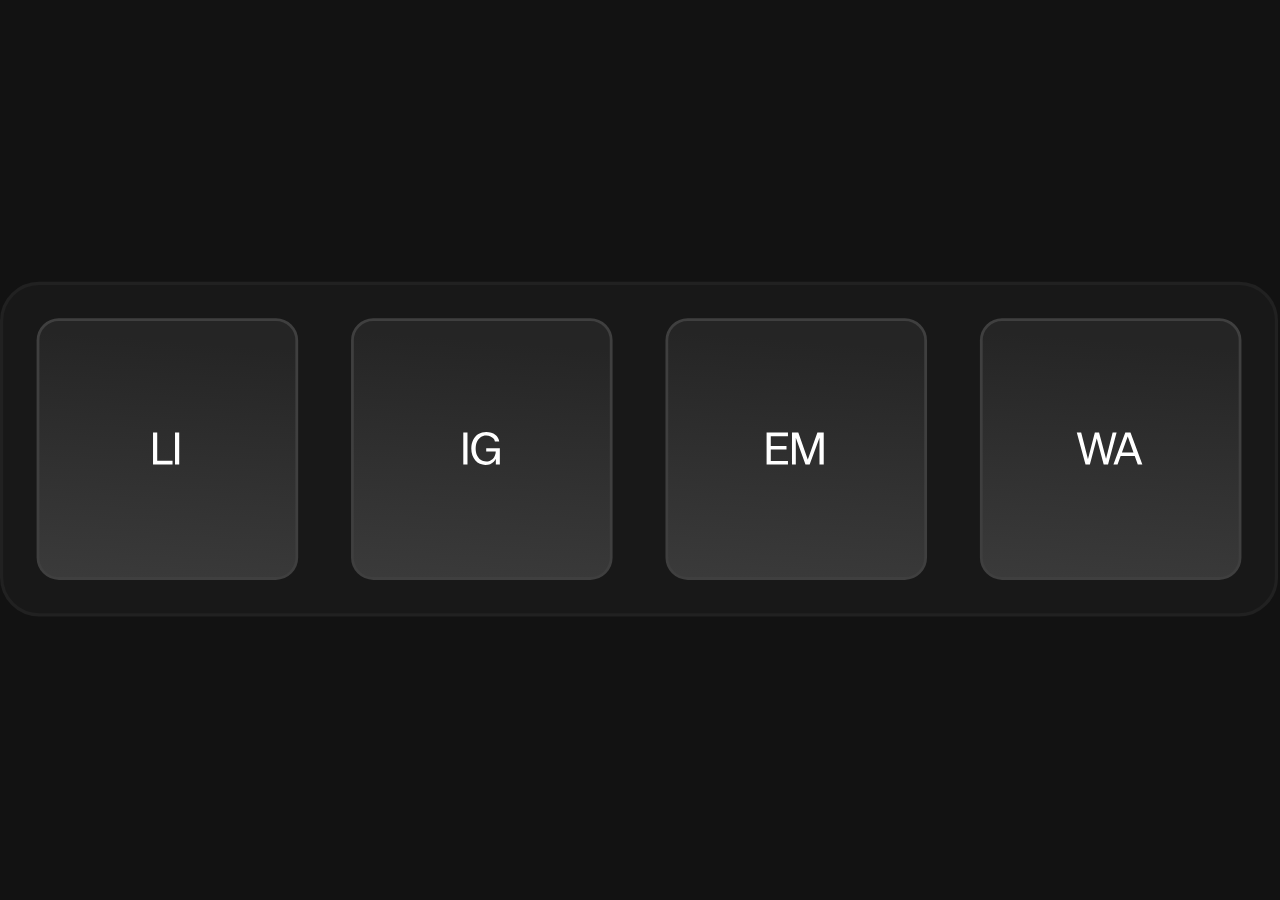
<file: modules/contact/index.html>
<!doctype html>
<html lang="en">
<head>
  <meta charset="utf-8">
  <meta name="viewport" content="width=device-width, initial-scale=1">
  <meta name="theme-color" content="#111112">
  <meta name="description" content="Four illustrated contact shortcuts that come alive on hover.">
  <title>Khaif — Contact in Motion</title>
  <style>
    :root { color-scheme: normal; }
    *, *::before, *::after { box-sizing: border-box; }
    html, body { min-height: 100%; }
    html, body { background: transparent; }
    body { margin: 0; min-height: 100vh; display: grid; place-items: center; font-family: Arial, Helvetica, sans-serif; }
    .component {
      position: relative; width: min(460px, calc(100vw - 24px)); aspect-ratio: 460 / 121;
      flex: none; isolation: isolate; user-select: none;
    }
    .original { position: absolute; inset: 0; display: block; width: 100%; height: 100%; pointer-events: none; }
    .contact-card { display:block; text-decoration:none;
      position: absolute; top: 11.302645%; width: 20.434783%; aspect-ratio: 1 / 1;
      padding: 0; margin: 0; border: 0; appearance: none; background: none;
      border-radius: 8.5%; overflow: hidden; cursor: pointer; touch-action: manipulation;
      -webkit-tap-highlight-color: transparent;
    }
    .contact-card:nth-of-type(1) { left: 2.968%; }
    .contact-card:nth-of-type(2) { left: 27.533%; }
    .contact-card:nth-of-type(3) { left: 52.098%; }
    .contact-card:nth-of-type(4) { left: 76.663%; }
    .contact-card:focus-visible { outline: 2px solid #dcfaff; outline-offset: 3px; overflow: visible; }
    .scene {
      position: absolute; inset: 0; opacity: 0; visibility: hidden;
      transform: scale(.965); transition: opacity 190ms ease, transform 310ms cubic-bezier(.2,.82,.2,1), visibility 0s linear 310ms;
      overflow: hidden; border-radius: inherit;
    }
    .contact-card:is(:hover,:focus-visible,.host-hover) .scene {
      opacity: 1; visibility: visible; transform: scale(1);
      transition: opacity 150ms ease, transform 390ms cubic-bezier(.12,.9,.14,1.08), visibility 0s;
    }
    .art { position: absolute; pointer-events: none; height: auto; display: block; user-select: none; -webkit-user-drag: none; }
    .backdrop { inset: 0; width: 100%; height: 100%; object-fit: fill; }
    .scene > :not(.backdrop) { will-change: transform; }

    /* LinkedIn: the two illustrated fists meet, then the lightning punctuates contact. */
    .fist-top { width: 57%; left: 21.5%; top: -3%; }
    .fist-bottom { width: 61%; left: 19.5%; bottom: 0; }
    .fist-sparks { width: 80%; left: 10%; top: 39%; opacity: 0; transform-origin: 50% 36%; }
    .contact-card:is(:hover,:focus-visible,.host-hover) .fist-top { animation: bump-top 920ms cubic-bezier(.25,.79,.28,1) both; }
    .contact-card:is(:hover,:focus-visible,.host-hover) .fist-bottom { animation: bump-bottom 920ms cubic-bezier(.25,.79,.28,1) both; }
    .contact-card:is(:hover,:focus-visible,.host-hover) .fist-sparks { animation: bump-sparks 920ms ease-out both; }

    /* Instagram: the top finger presses the shutter and the lens flashes. */
    .camera { width: 68%; left: 16%; bottom: -6%; transform-origin: 50% 37%; }
    .lens-flash { position: absolute; width: 40%; height: 40%; left: 27%; top: 23%; opacity: 0; transform: scale(.25); }
    .lens-flash svg { width: 100%; height: 100%; overflow: visible; filter: drop-shadow(0 0 3px rgba(255,255,255,.75)); }
    .contact-card:is(:hover,:focus-visible,.host-hover) .camera { animation: camera-come-in 680ms cubic-bezier(.2,.8,.2,1.1) both, camera-tap 2.05s ease-in-out 680ms infinite; }
    .contact-card:is(:hover,:focus-visible,.host-hover) .lens-flash { animation: camera-flash 2.05s ease-out 680ms infinite; }

    /* Email: the hand pulls the cream envelope down out of the red mailbox. */
    .mailbox { width: 75%; left: 13%; bottom: -17%; }
    .contact-card:is(:hover,:focus-visible,.host-hover) .mailbox { animation: mailbox-rise 720ms cubic-bezier(.18,.9,.26,1) both, mail-extract 2.4s ease-in-out 720ms infinite; }

    /* WhatsApp: phone and the supporting hand move together as one object. */
    .phone-rig { position: absolute; inset: 0; transform-origin: 52% 74%; }
    .phone { width: 47%; left: 26.5%; top: 8%; z-index: 2; }
    .phone-hand { width: 70%; left: 15%; bottom: -18%; z-index: 1; }
    .contact-card:is(:hover,:focus-visible,.host-hover) .phone-rig { animation: phone-reveal 550ms cubic-bezier(.2,.8,.2,1.16) both, shake-phone 2.35s ease-in-out 580ms infinite; }

    @keyframes bump-top {
      0% { transform: translateY(-16%); }
      42% { transform: translateY(4%); }
      59% { transform: translateY(-2%); }
      74%,100% { transform: translateY(0); }
    }
    @keyframes bump-bottom {
      0% { transform: translateY(20%); }
      42% { transform: translateY(-5%); }
      61% { transform: translateY(2%); }
      74%,100% { transform: translateY(0); }
    }
    @keyframes bump-sparks {
      0%,34% { opacity: 0; transform: scale(.48); }
      43% { opacity: 1; transform: scale(1.17); }
      56%,76% { opacity: 1; transform: scale(1); }
      100% { opacity: .84; transform: scale(.96); }
    }
    @keyframes camera-come-in {
      0% { transform: translateY(19%); }
      70% { transform: translateY(-2%); }
      100% { transform: translateY(0); }
    }
    @keyframes camera-tap {
      0%,21%,35%,100% { transform: translateY(0) scale(1); }
      27% { transform: translateY(1.5%) scale(.975); }
      31% { transform: translateY(.6%) scale(.993); }
    }
    @keyframes camera-flash {
      0%,21%,34%,100% { opacity: 0; transform: scale(.3) rotate(-18deg); }
      25% { opacity: .98; transform: scale(1.16) rotate(0deg); }
      29% { opacity: 1; transform: scale(.8) rotate(13deg); }
      32% { opacity: 0; transform: scale(1.38) rotate(20deg); }
    }
    @keyframes mailbox-rise {
      0% { transform: translateY(18%); }
      68% { transform: translateY(-2%); }
      100% { transform: translateY(0); }
    }
    @keyframes mail-extract {
      0%,16%,100% { transform: translateY(0); }
      34% { transform: translateY(-2%); }
      54%,66% { transform: translateY(5%); }
      82% { transform: translateY(0); }
    }
    @keyframes phone-reveal {
      0% { transform: translateY(20%) scale(.95); }
      72% { transform: translateY(-2%) scale(1.01); }
      100% { transform: translateY(0) scale(1); }
    }
    @keyframes shake-phone {
      0%,15%,55%,100% { transform: rotate(0deg) translateX(0); }
      19% { transform: rotate(-4deg) translateX(-1.5%); }
      24% { transform: rotate(4.4deg) translateX(1.3%); }
      29% { transform: rotate(-3.3deg) translateX(-1%); }
      34% { transform: rotate(2.6deg) translateX(.7%); }
      40% { transform: rotate(-1.6deg); }
      46% { transform: rotate(.8deg); }
    }
    @media (prefers-reduced-motion: reduce) {
      .scene { transition: none !important; }
      .contact-card * { animation: none !important; }
      .contact-card:is(:hover,:focus-visible,.host-hover) .lens-flash { opacity: .75; transform: scale(.9); }
    }
  
.component{width:100%;max-width:460px;}
</style>
<style id="mka-fit-panel-v11">:root{color-scheme:dark}html,body{width:100%;height:100%;min-height:0;overflow:hidden!important;scrollbar-width:none!important;background:transparent!important}*::-webkit-scrollbar{display:none!important;width:0!important;height:0!important}.component{width:100%;height:100%;max-width:none;aspect-ratio:auto;overflow:hidden}.contact-card{aspect-ratio:auto;height:77.68595%}</style>
</head>
<body>
  <main class="component" aria-label="Four interactive contact cards: LinkedIn, Instagram, Email, WhatsApp">
    <!-- The supplied Figma vector is preserved in full at the exact 460 × 121 size. -->
    <img class="original" src="assets/frame-70.svg" alt="" aria-hidden="true">

    <a class="contact-card" data-contact="linkedin" href="https://www.linkedin.com/in/mkhaifa19/" target="_blank" rel="noopener noreferrer" aria-label="Open LinkedIn profile" title="LinkedIn">
      <span class="scene">
        <img class="art backdrop" src="assets/blue.png" alt="">
        <img class="art fist-top" src="assets/fist-top.png" alt="">
        <img class="art fist-bottom" src="assets/fist-bottom.png" alt="">
        <img class="art fist-sparks" src="assets/sparks.png" alt="">
      </span>
    </a>

    <a class="contact-card" data-contact="instagram" href="https://www.instagram.com/khaifanikii/" target="_blank" rel="noopener noreferrer" aria-label="Open Instagram profile" title="Instagram">
      <span class="scene">
        <img class="art backdrop" src="assets/red.png" alt="">
        <img class="art camera" src="assets/camera.png" alt="">
        <span class="lens-flash" aria-hidden="true">
          <svg viewBox="0 0 50 50" fill="none" xmlns="http://www.w3.org/2000/svg">
            <path d="M25 2L28.8 19.3L46 25L28.8 29L25 48L20.3 29L4 25L20.3 20.4L25 2Z" fill="#FFF2A6" stroke="#0530D3" stroke-width="1.5"/>
            <circle cx="25" cy="25" r="8" fill="#FFFFFF" fill-opacity=".85"/>
          </svg>
        </span>
      </span>
    </a>

    <a class="contact-card" data-contact="email" href="https://mail.google.com/mail/?view=cm&amp;fs=1&amp;to=khaifaman73@gmail.com" target="_blank" rel="noopener noreferrer" aria-label="Compose email in Gmail" title="Email">
      <span class="scene">
        <img class="art backdrop" src="assets/pink.png" alt="">
        <img class="art mailbox" src="assets/mailbox.png" alt="">
      </span>
    </a>

    <a class="contact-card" data-contact="whatsapp" href="https://wa.me/917349322276" target="_blank" rel="noopener noreferrer" aria-label="WhatsApp" title="Open WhatsApp">
      <span class="scene">
        <img class="art backdrop" src="assets/green.png" alt="">
        <span class="phone-rig">
          <img class="art phone" src="assets/phone.png" alt="">
          <img class="art phone-hand" src="assets/phone-hand.png" alt="">
        </span>
      </span>
    </a>
  </main>

<script>
// The original artwork and keyframes are untouched. Only visual hover is bridged.
if(window.parent!==window){
 const cards=[...document.querySelectorAll('.contact-card')];
 for(const card of cards)card.tabIndex=-1;
 window.addEventListener('message',event=>{
  if(event.source!==window.parent||(event.origin!==location.origin&&!(location.protocol==='file:'&&event.origin==='null'))||event.data?.type!=='mka:contact-hover'||typeof event.data.active!=='boolean')return;
  const card=cards.find(el=>el.dataset.contact===event.data.name);
  if(card)card.classList.toggle('host-hover',event.data.active);
 });
}
</script>
</body>
</html>
</file>
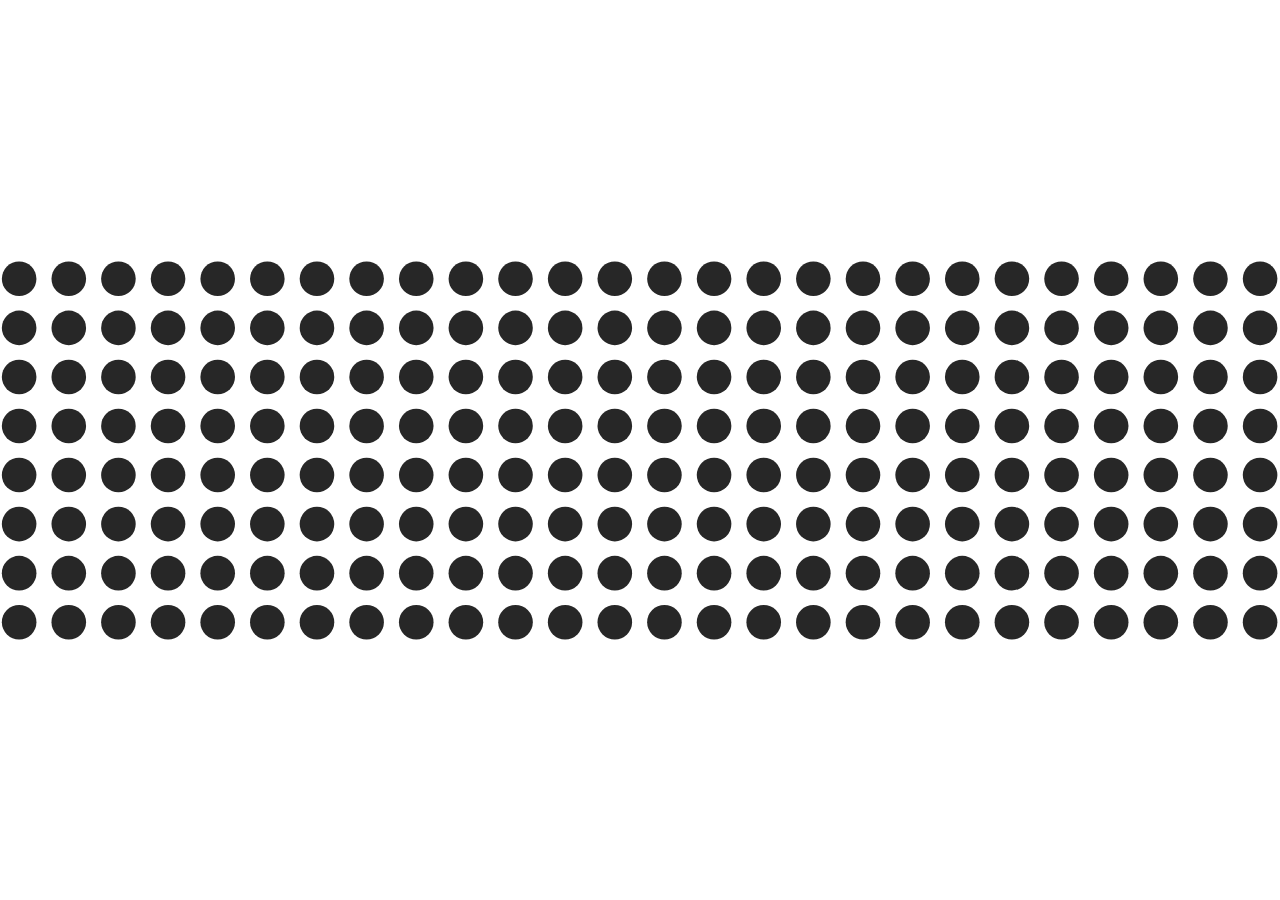
<file: modules/dots/index.html>
<!doctype html>
<html lang="en">
<head>
  <meta charset="UTF-8"/>
  <meta name="viewport" content="width=device-width,initial-scale=1"/>
  <title>Khaif — Illuminated Dot CTA</title>
  <style>
    *{box-sizing:border-box}
    html,body{margin:0;width:100%;height:100%;background:transparent;overflow:hidden}
    body{display:block;min-height:0;padding:0}
    .grid{display:block;width:100%;height:100%;cursor:pointer;outline:0;background:transparent}
    .grid:focus-visible{outline:2px solid #b36c79;outline-offset:6px}
    .grid{position:relative}svg{position:absolute;inset:0;display:block;width:100%;height:100%;background:transparent;overflow:hidden}#matrix{opacity:1}
  </style>
</head>
<body>
  <a class="grid" href="mailto:" aria-label="Hi, let's talk. Open email.">
    <svg viewBox="0 0 418 124" preserveAspectRatio="xMidYMid meet" id="matrix"></svg>
  </a>
  <script>
  (() => {
    const COLS=26,ROWS=8,WAVE=1080,EXIT=420;
    const stages=[1250,1250,1250,1450,1700];
    const CYCLE=stages.reduce((sum,v)=>sum+v,0);
    const cream=[235,234,229],dark=[39,39,39],maroon=[137,52,67];
    const svg=document.querySelector('#matrix'),target=document.querySelector('.grid');
    const ns='http://www.w3.org/2000/svg';
    const dots=[];
    for(let y=0;y<ROWS;y++)for(let x=0;x<COLS;x++){
      const el=document.createElementNS(ns,'circle');
      el.setAttribute('cx',(6.25+x*16.21).toFixed(2));
      el.setAttribute('cy',(6.1+y*16.02).toFixed(2));
      el.setAttribute('r','5.65');
      el.setAttribute('fill','#272727');
      svg.appendChild(el);
      dots.push({x,y,el});
    }
    const mark=(m,x,y)=>{if(x>=0&&x<COLS&&y>=0&&y<ROWS)m.add(y*COLS+x)};
    const glyph={
      L:['1000','1000','1000','1000','1000','1111'],
      E:['1111','1000','1110','1000','1000','1111'],
      T:['1111','0110','0110','0110','0110','0110'],
      S:['0111','1000','1100','0010','0001','1110'],
      A:['0110','1001','1001','1111','1001','1001'],
      K:['1001','1010','1100','1100','1010','1001'],
      "'":['1','1','0','0','0','0']
    };
    const word=(text)=>{
      const m=new Set();
      const w=[...text].reduce((n,c)=>n+glyph[c][0].length+1,-1);
      let x=Math.floor((COLS-w)/2);
      for(const c of text){
        glyph[c].forEach((line,ry)=>[...line].forEach((bit,rx)=>{if(bit==='1')mark(m,x+rx,ry+1)}));
        x+=glyph[c][0].length+1;
      }
      return m;
    };
    const hi=new Set();
    [{x:7,p:['10001','10001','11111','10001','10001','10001']},{x:14,p:['11111','00100','00100','00100','00100','11111']}].forEach(({x,p})=>p.forEach((line,y)=>[...line].forEach((bit,dx)=>{if(bit==='1')mark(hi,x+dx,y+1)})));
    // Full symmetric heart, including the pointed tip. No compressed mask or cut-off last row.
    const heart=new Set();
    ['..####....####..','.######..######.','################','################','.##############.','...##########...','.....######.....','.......##.......'].forEach((line,y)=>[...line].forEach((bit,x)=>{if(bit==='#')mark(heart,x+5,y)}));
    // Friendly waving hand silhouette, replaces the previous cat face.
    const hand=new Set();
    ['...#.#.#.#...','...#.#.#.#...','...#.###.#...','...#######...','..########...','...######....','....#####....','....####.....'].forEach((line,y)=>[...line].forEach((bit,x)=>{if(bit==='#')mark(hand,x+7,y)}));
    const masks=[hi,word("LET'S"),word('TALK'),heart,hand];
    const clamp=v=>Math.max(0,Math.min(1,v));
    const ease=v=>{v=clamp(v);return v*v*(3-2*v)};
    const mix=(a,b,t)=>a+(b-a)*t;
    const hex=v=>'#'+v.map(x=>Math.round(x).toString(16).padStart(2,'0')).join('');
    function intensity(i,t){
      const d=dots[i];
      if(t<WAVE){
        const head=-2.4+(t/WAVE)*(COLS+5.5),delta=d.x-head;
        const peak=Math.exp(-.5*(delta/1.18)**2),aura=Math.exp(-.5*(delta/3.1)**2)*.37;
        return {light:clamp(peak*.93+aura),warmth:delta<0?Math.exp(delta/3.6)*.55:0,anchorBase:1};
      }
      const cycleIndex=Math.floor((t-WAVE)/CYCLE);
      const elapsed=(t-WAVE)%CYCLE;
      let offset=0;
      for(let stage=0;stage<stages.length;stage++){
        if(elapsed<offset+stages[stage]){
          const local=elapsed-offset,transition=ease(local/320);
          const previous=stage===0?stages.length-1:stage-1;
          const old=stage===0&&cycleIndex===0?0:Number(masks[previous].has(i));
          let next=Number(masks[stage].has(i));
          if(stage===3){
            const scale=.12+.88*ease(local/880);
            const mx=Math.round(12.5+(d.x-12.5)/scale),my=Math.round(3.5+(d.y-3.5)/scale);
            next=mx>=0&&mx<COLS&&my>=0&&my<ROWS?Number(heart.has(my*COLS+mx)):0;
          }
          if(stage===4){const shift=Math.round(Math.sin(local/190)*1.5);const mx=d.x-shift;next=mx>=0&&mx<COLS?Number(hand.has(d.y*COLS+mx)):0;const wave=(Math.floor(local/270)%2===0);if(wave&&((d.x===5&&d.y===2)||(d.x===4&&d.y===3)||(d.x===21&&d.y===2)||(d.x===22&&d.y===3)))next=1;}
          return {light:mix(old,next,transition),warmth:0,anchorBase:stage===0&&cycleIndex===0?1-transition:0};
        }
        offset+=stages[stage];
      }
      return {light:0,warmth:0,anchorBase:0};
    }
    let phase='rest',start=0,leaveAt=0,raf=0;
    let values=dots.map(()=>({light:0,warmth:0,anchorBase:0}));
    let outgoing=[];
    function paint(next){
      next.forEach(({light,warmth,anchorBase},i)=>{
        const d=dots[i];
        const rest=dark;
        const lit=rest.map((v,k)=>mix(v,cream[k],light));
        const colored=lit.map((v,k)=>mix(v,maroon[k],warmth*(1-light)*.26));
        d.el.setAttribute('fill',hex(colored));
        d.el.setAttribute('r','5.65');
      });
      values=next;
    }
    function frame(now){
      if(phase==='run')paint(dots.map((_,i)=>intensity(i,now-start)));
      else if(phase==='exit'){
        const k=ease((now-leaveAt)/EXIT);
        paint(outgoing.map(v=>({light:v.light*(1-k),warmth:0,anchorBase:0})));
        if(k>=1){phase='rest';raf=0;return}
      }else{raf=0;return}
      raf=requestAnimationFrame(frame);
    }
    function enter(){
      if(phase==='run')return;
      cancelAnimationFrame(raf);
      start=performance.now();
      phase='run';
      raf=requestAnimationFrame(frame);
    }
    function leave(){
      if(phase!=='run')return;
      cancelAnimationFrame(raf);
      outgoing=values.map(v=>({...v}));
      phase='exit';
      leaveAt=performance.now();
      raf=requestAnimationFrame(frame);
    }
    target.addEventListener('pointerenter',enter);
    target.addEventListener('pointerleave',leave);
    target.addEventListener('focus',enter);
    target.addEventListener('blur',leave);
  })();
  </script>
</body>
</html>
</file>
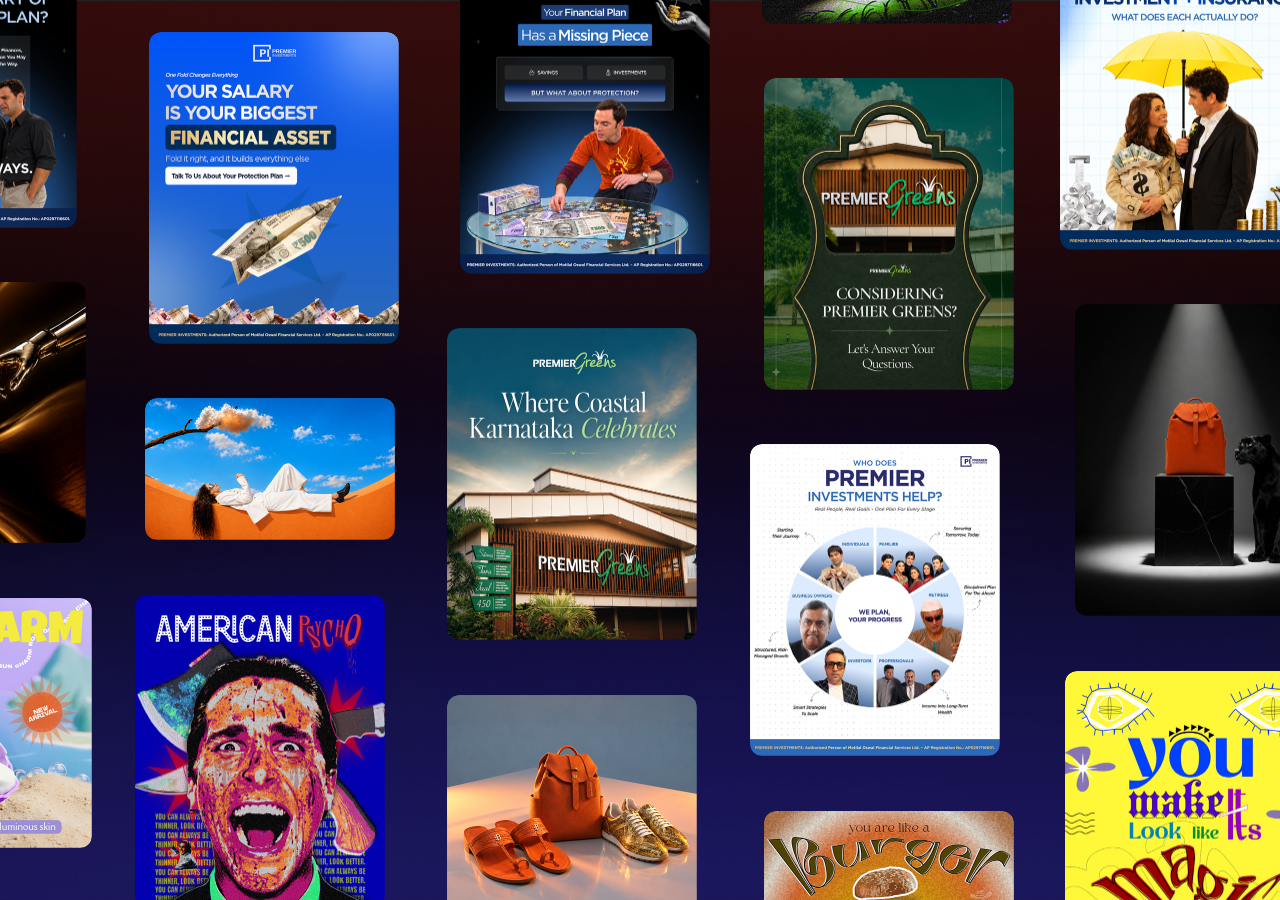
<file: modules/gallery/index.html>
<!doctype html>
<html lang="en">
<head>
  <meta charset="UTF-8" />
  <meta name="viewport" content="width=device-width, initial-scale=1" />
  <title>Infinite Portfolio Gallery — 12px Corners</title>
  <link rel="stylesheet" href="./styles.css?v=6" />
</head>
<body>
  <main id="infinite-gallery" class="infinite-gallery" tabindex="0"
    role="region" aria-label="Drag the portfolio gallery in any direction">
    <div id="gallery-world" class="gallery-world"></div>
  </main>
  <script defer src="./main.js?v=6"></script>
</body>
</html>
</file>
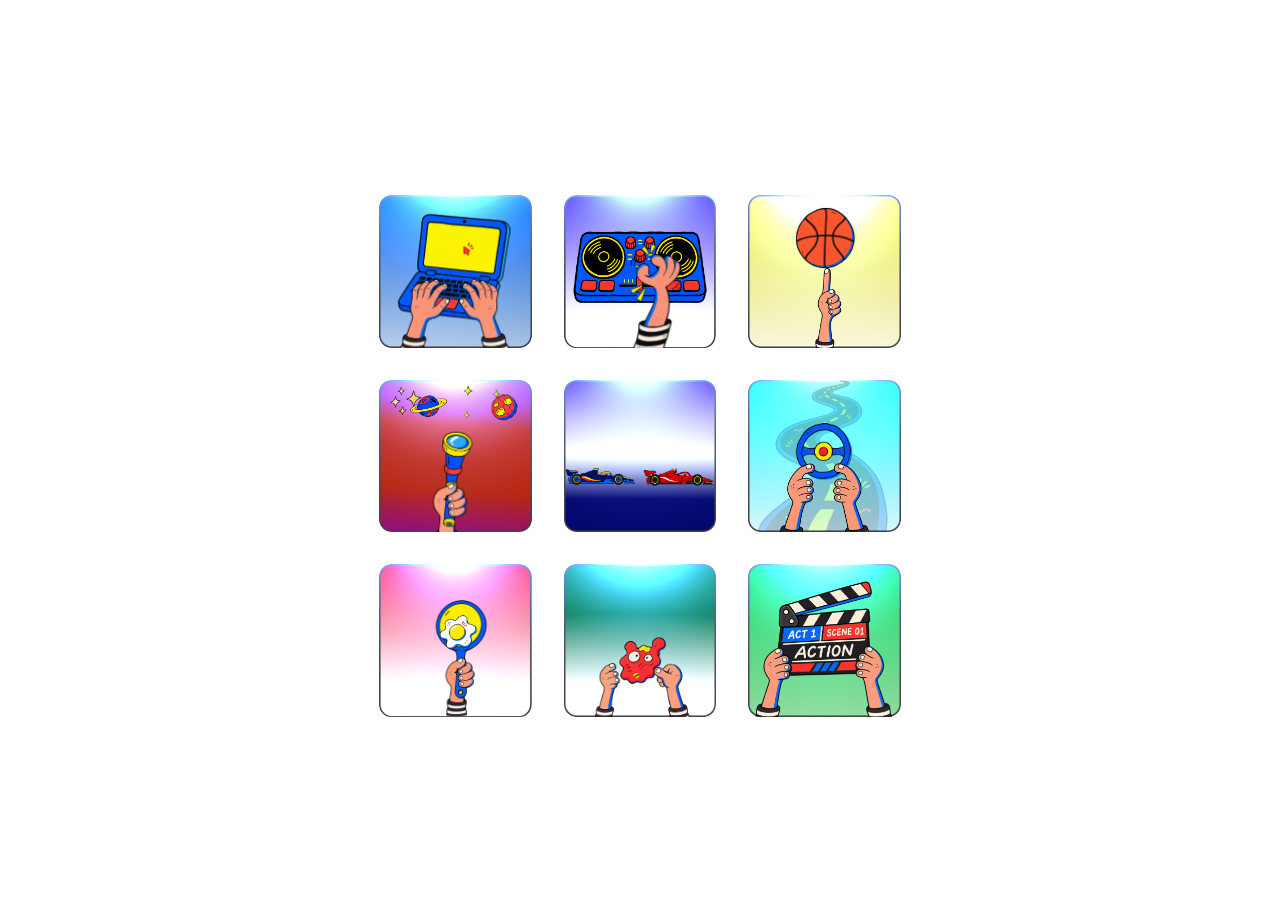
<file: modules/hobbies/index.html>
<!doctype html>
<html lang="en">
<head>
  <meta charset="utf-8">
  <meta name="viewport" content="width=device-width, initial-scale=1">
  <title>Khaif — Hobbies in Motion</title>
  <style>
    :root { --tile-size: 152.71px; }
    * { box-sizing: border-box; }
    html, body { background: transparent; }
    body { margin: 0; min-height: 100vh; display: grid; place-items: center; color: #f7f2ed; font: 13px/1.45 system-ui, -apple-system, Segoe UI, sans-serif; }
    .page { position:relative; padding: 38px 20px 26px; width: max-content; max-width: 100%; }
    .grid { display:grid; grid-template-columns:repeat(3,var(--tile-size)); gap:32px; }
    .tile { width:var(--tile-size); aspect-ratio:1; position:relative; isolation:isolate; overflow:hidden; border-radius:12px; cursor:pointer; }
    .tile:focus-visible {outline:2px solid #f7e6a2; outline-offset:3px;}
    .asset { position:absolute; display:block; height:auto; user-select:none; pointer-events:none; -webkit-user-drag:none; }
    .backdrop { inset:0; width:100%; height:100%; object-fit:fill; }
    .tile > :not(.backdrop) { will-change:transform; }
    .laptop { left:7%; top:9%; width:86%; }
    .typing { left:10%; top:50%; width:80%; }
    .typing.left { clip-path:inset(0 49% 0 0); animation:typing-left 1.25s ease-in-out infinite; }
    .typing.right { clip-path:inset(0 0 0 49%); animation:typing-right 1.12s ease-in-out infinite -.25s; }
    .dj-deck { left:4%; top:16%; width:92%; }
    .dj-deck.disc-left { clip-path:circle(15.5% at 24.1% 39%); transform-origin:24.1% 39%; animation:spin 2.9s linear infinite; }
    .dj-deck.disc-right { clip-path:circle(15.5% at 75.4% 39%); transform-origin:75.4% 39%; animation:dj-scratch 1.95s cubic-bezier(.42,0,.58,1) infinite; }
    .dj-hand { left:35%; top:30.5%; width:47%; transform-origin:48% 92%; animation:dj-hand 1.95s ease-in-out infinite; }
    .sports-hand { left:29%; top:33%; width:48%; transform-origin:48% 96%; animation:balance 2.6s ease-in-out infinite; }
    .ball { left:27%; top:4%; width:47%; aspect-ratio:1; opacity:0; animation:ball-swap 12.5s linear infinite; }
    .ball img { width:100%; height:100%; object-fit:contain; animation:ball-spin 1.6s linear infinite; }
    .ball.b1 { opacity:1; animation-delay:0s; }
    .ball.b2 { animation-delay:-10s; }
    .ball.b3 { animation-delay:-7.5s; }
    .ball.b4 { animation-delay:-5s; }
    .ball.b5 { animation-delay:-2.5s; }
    .telescope { left:20%; top:28%; width:57%; transform-origin:52% 100%; animation:tilt-scope 4.2s ease-in-out infinite; }
    .space-stars { left:4%; top:4%; width:38%; animation:star-twinkle 3.2s ease-in-out infinite; }
    .planet { left:17%; top:7%; width:31%; animation:planet-float 5.6s ease-in-out infinite; }
    .asteroid { right:8%; top:9%; width:20%; animation:planet-float 4.4s ease-in-out infinite -1.5s; }
    .star-a { left:72%; top:5%; width:10%; animation:star-twinkle 2.2s ease-in-out infinite -.8s; }
    .star-b { left:54%; top:19%; width:8%; animation:star-twinkle 2.7s ease-in-out infinite -1.2s; }
    /* Two identical sets form an exact-width, fully opaque, right-moving ticker. */
    .race-window { position:absolute; inset:0; overflow:hidden; container-type:inline-size; }
    .race-track { position:absolute; left:0; top:55%; display:flex; width:max-content; transform:translateX(-50%); animation:race-ticker 8s linear infinite; }
    .race-set { display:flex; flex:none; align-items:center; gap:3.5cqw; padding-right:3.5cqw; }
    .race-set img { display:block; flex:none; width:48cqw; height:auto; user-select:none; pointer-events:none; -webkit-user-drag:none; }
    .steer-road { left:0; top:0; width:100%; }
    .steer-hub { position:absolute; inset:0; transform-origin:50% 63%; animation:steering 3.5s ease-in-out infinite; }
    .wheel { left:21%; top:27%; width:59%; }
    .steer-hands { left:3%; top:49%; width:94%; }
    .steer-hands.steer-left { clip-path:inset(0 50% 0 0); transform:translateX(13%); }
    .steer-hands.steer-right { clip-path:inset(0 0 0 50%); transform:translateX(-13%); }
    .pan { left:29%; top:23%; width:51%; transform-origin:40% 94%; animation:pan-flip 2.75s ease-in-out infinite; }
    .egg { left:38%; top:32%; width:28%; animation:egg-flip 2.75s cubic-bezier(.3,.1,.18,1) infinite; }
    .clay-hand-left { left:15%; top:53%; width:57%; transform-origin:40% 94%; animation:clay-left 2.8s ease-in-out infinite; }
    .clay-hand-right { right:15%; top:53%; width:53%; transform-origin:60% 94%; animation:clay-right 2.8s ease-in-out infinite; }
    .clay-normal { left:30%; top:44%; width:42%; animation:clay-normal-shape 2.8s cubic-bezier(.35,.05,.65,1) infinite; }
    .clay-stretched { left:13%; top:47%; width:75%; visibility:hidden; animation:clay-stretched-shape 2.8s ease-in-out infinite; }
    .clapper { left:-1.5%; top:8.5%; width:103%; transform-origin:50% 82%; animation:clapper-shake 2.3s ease-in-out infinite; }
    /* An illustration animates only while its own card is hovered or keyboard-focused. */
    .tile:not(:hover):not(:focus-visible) * { animation:none !important; }
    @keyframes typing-left {0%,100%{transform:translateY(0) rotate(0deg)}12%{transform:translateY(-3px) rotate(-1.3deg)}24%{transform:translateY(0)}45%{transform:translateY(-1px)}58%{transform:translateY(0)}78%{transform:translateY(-2px)}}
    @keyframes typing-right {0%,100%{transform:translateY(-1px)}18%{transform:translateY(0)}32%{transform:translateY(-3px) rotate(1deg)}45%{transform:translateY(0)}69%{transform:translateY(-2px)}81%{transform:translateY(0)}}
    @keyframes spin {to{transform:rotate(360deg)}}
    @keyframes dj-scratch {0%,100%{transform:rotate(0)}25%{transform:rotate(32deg)}43%{transform:rotate(-18deg)}67%{transform:rotate(23deg)}85%{transform:rotate(-12deg)}}
    @keyframes dj-hand {0%,100%{transform:translateX(0) rotate(0)}25%{transform:translateX(2px) rotate(5deg)}43%{transform:translateX(-3px) rotate(-5deg)}67%{transform:translateX(3px) rotate(4deg)}85%{transform:translateX(-1px) rotate(-2deg)}}
    @keyframes balance {0%,100%{transform:rotate(0)}28%{transform:rotate(-1.8deg)}65%{transform:rotate(2deg)}}
    @keyframes ball-spin {to{transform:rotate(360deg)}}
    @keyframes ball-swap {0%,15%{opacity:1;transform:scale(1);filter:blur(0)}20%,95%{opacity:0;transform:scale(.94);filter:blur(1px)}100%{opacity:1;transform:scale(1);filter:blur(0)}}
    @keyframes tilt-scope {0%,100%{transform:rotate(0)}22%{transform:rotate(-3deg) translateY(-2px)}57%{transform:rotate(2deg) translateY(1px)}78%{transform:rotate(-1deg)}}
    @keyframes star-twinkle {0%,100%{opacity:.55;transform:scale(.92)}30%{opacity:1;transform:scale(1.12)}66%{opacity:.72;transform:scale(.98)}}
    @keyframes planet-float {0%,100%{transform:translate(0,0) rotate(-3deg)}40%{transform:translate(3px,-4px) rotate(3deg)}75%{transform:translate(-2px,-1px) rotate(0)}}
    @keyframes race-ticker {from{transform:translateX(-50%)}to{transform:translateX(0)}}
    @keyframes steering {0%,100%{transform:rotate(0)}26%{transform:rotate(-9deg)}48%{transform:rotate(-2deg)}72%{transform:rotate(9deg)}88%{transform:rotate(3deg)}}
    @keyframes pan-flip {0%,14%,100%{transform:rotate(0) translateY(0)}32%{transform:rotate(-10deg) translateY(-3px)}43%{transform:rotate(7deg) translateY(1px)}58%{transform:rotate(-2deg)}73%{transform:rotate(0)}}
    @keyframes egg-flip {0%,15%,67%,100%{transform:translateY(0) rotate(0) scale(1)}30%{transform:translateY(-10px) rotate(-40deg) scale(.94)}42%{transform:translateY(-20px) rotate(-110deg) scale(.82)}51%{transform:translateY(-11px) rotate(-260deg) scale(.89)}62%{transform:translateY(0) rotate(-360deg) scale(1)}}
    @keyframes clay-left {0%,12%,95%,100%{transform:translateX(0) rotate(0)}40%,63%{transform:translateX(-11px) rotate(-5deg)}82%{transform:translateX(-3px)}}
    @keyframes clay-right {0%,12%,95%,100%{transform:translateX(0) rotate(0)}40%,63%{transform:translateX(11px) rotate(5deg)}82%{transform:translateX(3px)}}
    @keyframes clay-normal-shape {0%,12%,100%{visibility:visible;transform:scale(1)}35.9%{visibility:visible;transform:scale(1.75,.78)}36%,65.9%{visibility:hidden;transform:scale(1.75,.78)}66%{visibility:visible;transform:scale(1.75,.78)}87%{transform:scale(.96,1.04)}95%,100%{transform:scale(1)}}
    @keyframes clay-stretched-shape {0%,35.9%{visibility:hidden;transform:scale(.98,1)}36%,46%{visibility:visible;transform:scale(1)}58%{visibility:visible;transform:scale(1.035,.96)}65.9%{visibility:visible;transform:scale(1)}66%,100%{visibility:hidden;transform:scale(.98,1)}}
    @keyframes clapper-shake {0%,100%{transform:rotate(0)}14%{transform:rotate(-2.5deg) translateX(-1px)}28%{transform:rotate(2.1deg) translateX(1px)}45%{transform:rotate(-1.2deg)}60%{transform:rotate(1.2deg)}80%{transform:rotate(0)}}
    @media(max-width:585px){.page{padding:20px 12px}.grid{gap:12px;grid-template-columns:repeat(3,min(29vw,152.71px));}.tile{width:min(29vw,152.71px)}}
    @media(prefers-reduced-motion:reduce){.grid * {animation:none !important}}
  </style>
</head>
<body>
  <div class="page">
    <main class="grid" id="hobby-grid" aria-label="Nine animated illustrated hobbies">
      <div class="tile" tabindex="0" aria-label="Hands typing on a laptop">
        <img class="asset backdrop" src="assets/frame-1948759461.png" alt="">
        <img class="asset laptop" src="assets/image-393.png" alt="">
        <img class="asset typing left" src="assets/image-392.png" alt="">
        <img class="asset typing right" src="assets/image-392.png" alt="">
      </div>
      <div class="tile" tabindex="0" aria-label="DJ hand scratching a record">
        <img class="asset backdrop" src="assets/frame-1948759496.png" alt="">
        <img class="asset dj-deck" src="assets/image-377.png" alt="">
        <img class="asset dj-deck disc-left" src="assets/image-377.png" alt="">
        <img class="asset dj-deck disc-right" src="assets/image-377.png" alt="">
        <img class="asset dj-hand" src="assets/image-378.png" alt="">
      </div>
      <div class="tile" tabindex="0" aria-label="A basketball, soccer ball, cricket ball, volleyball and white ball spinning on a finger">
        <img class="asset backdrop" src="assets/frame-1948759497.png" alt="">
        <img class="asset sports-hand" src="assets/image-382.png" alt="">
        <div class="asset ball b1"><img src="assets/image-383.png" alt=""></div>
        <div class="asset ball b2"><img src="assets/image-384.png" alt=""></div>
        <div class="asset ball b3"><img src="assets/image-385.png" alt=""></div>
        <div class="asset ball b4"><img src="assets/image-386.png" alt=""></div>
        <div class="asset ball b5"><img src="assets/image-387.png" alt=""></div>
      </div>
      <div class="tile" tabindex="0" aria-label="A telescope with gently twinkling stars and drifting planets">
        <img class="asset backdrop" src="assets/frame-1948759491.png" alt="">
        <img class="asset space-stars" src="assets/image-354.png" alt="">
        <img class="asset planet" src="assets/image-373.png" alt="">
        <img class="asset asteroid" src="assets/image-372.png" alt="">
        <img class="asset star-a" src="assets/image-371.png" alt="">
        <img class="asset star-b" src="assets/image-374.png" alt="">
        <img class="asset telescope" src="assets/image-370.png" alt="">
      </div>
      <div class="tile" tabindex="0" aria-label="Formula racing cars moving in a looping ticker">
        <img class="asset backdrop" src="assets/frame-1948759494.png" alt="">
        <div class="race-window" aria-hidden="true"><div class="race-track">
          <div class="race-set">
            <img src="assets/race-blue.png" alt=""><img src="assets/race-red.png" alt="">
            <img src="assets/race-white.png" alt=""><img src="assets/race-orange.png" alt="">
          </div>
          <div class="race-set" aria-hidden="true">
            <img src="assets/race-blue.png" alt=""><img src="assets/race-red.png" alt="">
            <img src="assets/race-white.png" alt=""><img src="assets/race-orange.png" alt="">
          </div>
        </div></div>
      </div>
      <div class="tile" tabindex="0" aria-label="Both hands steering around a winding road">
        <img class="asset backdrop" src="assets/frame-1948759498.png" alt="">
        <img class="asset steer-road" src="assets/image-391.png" alt="">
        <div class="steer-hub">
          <img class="asset wheel" src="assets/image-390-v1.png" alt="">
          <img class="asset steer-hands steer-left" src="assets/image-395-v1.png" alt="">
          <img class="asset steer-hands steer-right" src="assets/image-395-v1.png" alt="">
        </div>
      </div>
      <div class="tile" tabindex="0" aria-label="An omelette being flipped in a pan">
        <img class="asset backdrop" src="assets/frame-1948759492.png" alt="">
        <img class="asset pan" src="assets/image-379-v1.png" alt="">
        <img class="asset egg" src="assets/image-380.png" alt="">
      </div>
      <div class="tile" tabindex="0" aria-label="A blob of red clay being stretched and released">
        <img class="asset backdrop" src="assets/frame-1948759495.png" alt="">
        <img class="asset clay-normal" src="assets/image-394-v1.png" alt="">
        <img class="asset clay-stretched" src="assets/image-396.png" alt="">
        <img class="asset clay-hand-left" src="assets/image-388.png" alt="">
        <img class="asset clay-hand-right" src="assets/image-389-v1.png" alt="">
      </div>
      <div class="tile" tabindex="0" aria-label="A movie clapperboard gently shaking from left to right">
        <img class="asset backdrop" src="assets/frame-1948759493.png" alt="">
        <img class="asset clapper" src="assets/image-375-v1.png" alt="">
      </div>
    </main>
  </div>
</body>
</html>
</file>
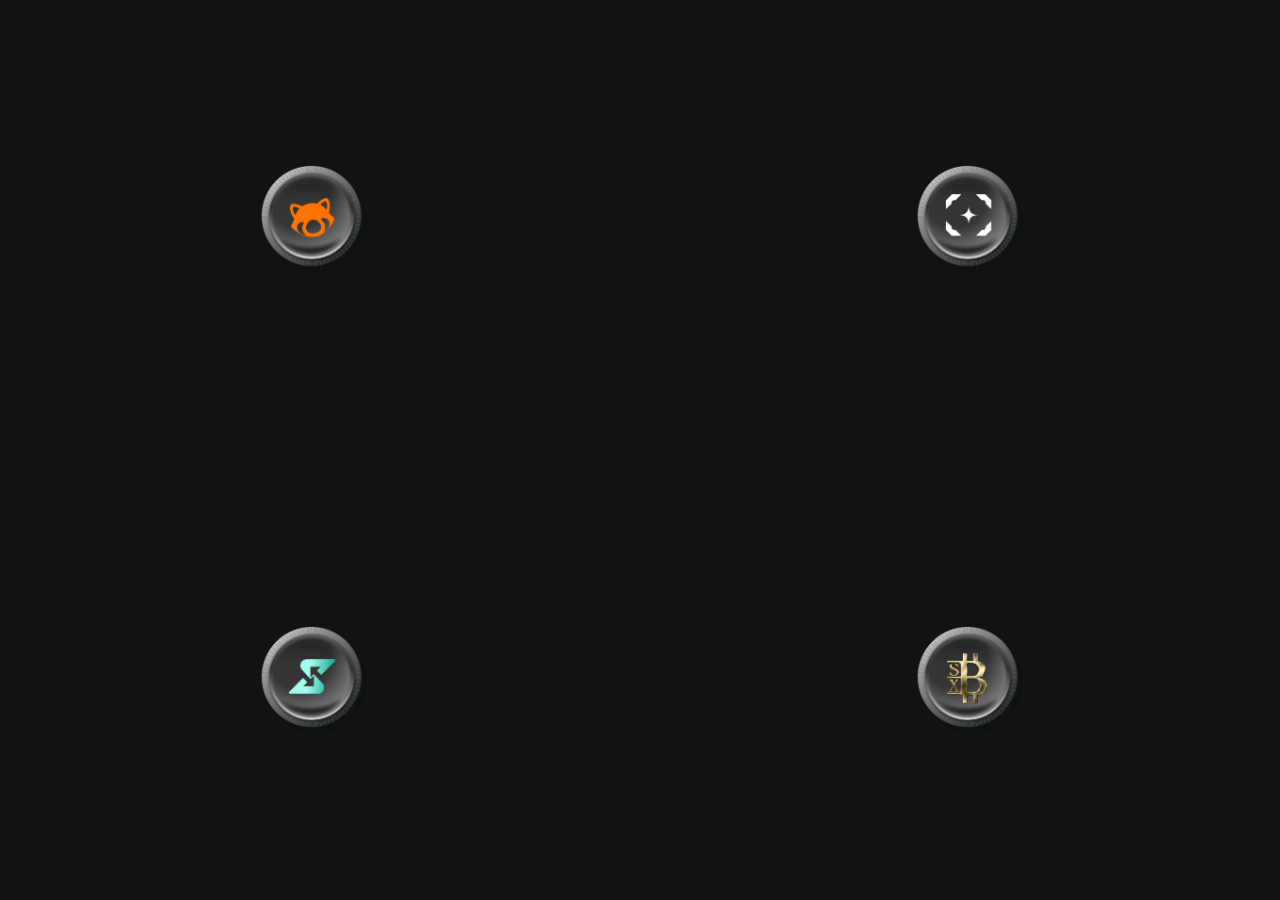
<file: modules/metal/index.html>
<!doctype html>
<html lang="en"><head><meta charset="utf-8"><meta name="viewport" content="width=device-width,initial-scale=1"><title>Original Metallic Buttons — Interactive Code Layer</title><style>
@import url('https://fonts.googleapis.com/css2?family=Zalando+Sans:wght@400;500;600&display=swap');
:root {color-scheme:dark}
*{box-sizing:border-box}
html,body{margin:0;padding:0;min-width:0;min-height:0}
body{background:transparent;font-family:system-ui, sans-serif}
.button-row{display:flex;flex-direction:row;align-items:center;justify-content:flex-start;gap:31.68px;width:max-content;max-width:none;padding:0;margin:0;background:transparent}
.slot{position:relative; flex:0 0 116.7px;width:116.7px;height:117.14px;overflow:visible;isolation:isolate}
.metal-button{width:116.7px;height:117.14px;display:block;position:absolute;inset:0;margin:0;padding:0;border:0;border-radius:0;outline:none;background:transparent;cursor:pointer;touch-action:manipulation;-webkit-tap-highlight-color:transparent;user-select:none;-webkit-user-select:none;transform-origin:center;transform:scale(1);transition:transform 275ms cubic-bezier(.18,1.15,.28,1);will-change:transform}
.metal-button.is-down{transform:scale(.915);transition:transform 110ms cubic-bezier(.26,0,.62,1)}
.plate{position:absolute;inset:0;display:block;pointer-events:none;transform:translate3d(0,0,0);will-change:transform}
.metal-button.is-hovering:not(.is-down) .plate{animation:micro-slide 1700ms ease-in-out infinite}
@keyframes micro-slide{0%,100%{transform:translate3d(0,0,0)}25%{transform:translate3d(-1.15px,0,0)}65%{transform:translate3d(1.15px,0,0)}}
.plate img{position:absolute;inset:0;width:100%;height:100%;display:block;object-fit:fill;pointer-events:none;image-rendering:auto}
.plate .lit{opacity:0;transition:opacity 205ms cubic-bezier(.2,.7,.2,1)}
.metal-button.is-lit .lit{opacity:1}
.metal-button:focus-visible{outline:2px solid var(--focus-color,#eee);outline-offset:0;border-radius:50%}
.metal-button[data-tooltip]::after{content:attr(data-tooltip);position:absolute;z-index:5;left:50%;top:50%;transform:translate(-50%,-42%);max-width:92px;padding:5px 7px;border:1px solid #4a4a4a;border-radius:5px;background:#171717;color:#fff;font:500 12px/1.1 'Zalando Sans',Arial,sans-serif;text-align:center;white-space:normal;opacity:0;pointer-events:none;transition:opacity 150ms ease,transform 210ms cubic-bezier(.22,.75,.22,1)}
.metal-button[data-tooltip]:is(:hover,:focus-visible)::after{opacity:1;transform:translate(-50%,-50%)}
@media (prefers-reduced-motion:reduce){.metal-button.is-hovering:not(.is-down) .plate{animation:none}.metal-button,.plate .lit{transition-duration:80ms}}

.button-row{display:grid;grid-template-columns:116.7px 116.7px;column-gap:34.06px;row-gap:25.0px;transform:scale(.944);transform-origin:top left;}
</style><style id="mka-fit-panel-v11">html,body{width:100%;height:100%;overflow:hidden!important;scrollbar-width:none!important;background:transparent!important}*::-webkit-scrollbar{display:none!important;width:0!important;height:0!important}.button-row{width:100%;height:100%;display:grid;grid-template-columns:repeat(2,minmax(0,1fr));grid-template-rows:repeat(2,minmax(0,1fr));column-gap:32px;row-gap:23.6px;transform:none;align-items:center;justify-items:center;padding:1px 0;margin:0;overflow:hidden}.slot{width:min(100%,110.17px);height:auto;aspect-ratio:116.7/117.14;min-width:0;min-height:0}.metal-button{width:100%;height:100%}</style>
</head>
<body><main class="button-row" aria-label="Four metallic interactive buttons"><div class="slot"><button class="metal-button" type="button" style="--focus-color:#fa840f" aria-label="Open Piplix project"><span class="plate"><img class="base" src="Frame 1948760021.png" alt="" draggable="false"><img class="lit" src="Frame 1948760009.png" alt="" draggable="false"></span></button></div>
<div class="slot"><button class="metal-button" type="button" style="--focus-color:#dad2ff" aria-label="Open Stride Media project"><span class="plate"><img class="base" src="Frame 1948760022.png" alt="" draggable="false"><img class="lit" src="Frame 1948760007.svg" alt="" draggable="false"></span></button></div>
<div class="slot"><button class="metal-button" type="button" style="--focus-color:#a9fff3" aria-label="Open Solitaire Markets project"><span class="plate"><img class="base" src="Frame 1948760023.png" alt="" draggable="false"><img class="lit" src="Frame 1948760008.png" alt="" draggable="false"></span></button></div>
<div class="slot"><button class="metal-button" type="button" style="--focus-color:#ead688" aria-label="Open Sextillion project" data-mka-route="sextillion"><span class="plate"><img class="base" src="Frame 1948760017.png" alt="" draggable="false"><img class="lit" src="Frame 1948760020.png" alt="" draggable="false"></span></button></div></main><script>
(()=>{
'use strict';
let audioContext;
function clickSound(){
  const Ctx=window.AudioContext||window.webkitAudioContext;
  if(!Ctx)return;
  try{
    audioContext=audioContext||new Ctx();
    if(audioContext.state==='suspended')audioContext.resume();
    const t=audioContext.currentTime;
    const duration=.035;
    const len=Math.floor(audioContext.sampleRate*duration);
    const buffer=audioContext.createBuffer(1,len,audioContext.sampleRate);
    const samples=buffer.getChannelData(0);
    for(let i=0;i<len;i++)samples[i]=(Math.random()*2-1)*Math.exp(-i/(audioContext.sampleRate*.006));
    const noise=audioContext.createBufferSource();noise.buffer=buffer;
    const filter=audioContext.createBiquadFilter();filter.type='bandpass';filter.frequency.value=1500;filter.Q.value=.62;
    const sharp=audioContext.createGain();sharp.gain.setValueAtTime(.11,t);sharp.gain.exponentialRampToValueAtTime(.001,t+.034);
    noise.connect(filter).connect(sharp).connect(audioContext.destination);noise.start(t);noise.stop(t+duration);
    const tone=audioContext.createOscillator();tone.type='sine';tone.frequency.setValueAtTime(185,t);tone.frequency.exponentialRampToValueAtTime(86,t+.058);
    const low=audioContext.createGain();low.gain.setValueAtTime(.001,t);low.gain.linearRampToValueAtTime(.09,t+.003);low.gain.exponentialRampToValueAtTime(.001,t+.073);
    tone.connect(low).connect(audioContext.destination);tone.start(t);tone.stop(t+.077);
  }catch(e){/* sound is optional */}
}
const fourth=document.querySelector('[data-mka-route="sextillion"]');
function openSextillion(){try{if(typeof parent.MKAOpenSextillion==='function'){parent.MKAOpenSextillion();return;}}catch{}parent.postMessage({type:'mka:open-sextillion'},'*');}
fourth.addEventListener('click',openSextillion);
fourth.addEventListener('keyup',e=>{if(e.key==='Enter'||e.key===' '){e.preventDefault();openSextillion();}});
const pointerFine=window.matchMedia('(hover:hover) and (pointer:fine)');
for(const button of document.querySelectorAll('.metal-button')){
  let hovered=false,pointerHeld=false,keyHeld=false,releaseTimer=0;
  function light(on){button.classList.toggle('is-lit',Boolean(on))}
  function press(){clearTimeout(releaseTimer);button.classList.add('is-down');light(true)}
  function release(){clearTimeout(releaseTimer);button.classList.remove('is-down');light((hovered&&pointerFine.matches)||keyHeld)}
  button.addEventListener('pointerenter',e=>{if(pointerFine.matches&&e.pointerType!=='touch'){hovered=true;button.classList.add('is-hovering');light(true)}});
  button.addEventListener('pointerleave',()=>{hovered=false;button.classList.remove('is-hovering');if(!pointerHeld&&!keyHeld)light(false)});
  button.addEventListener('pointerdown',e=>{if(e.button!==0)return;pointerHeld=true;press();clickSound()});
  const up=()=>{if(!pointerHeld)return;pointerHeld=false;releaseTimer=setTimeout(release,85)};
  window.addEventListener('pointerup',up);
  button.addEventListener('pointercancel',()=>{pointerHeld=false;release()});
  button.addEventListener('keydown',e=>{if((e.key===' '||e.key==='Enter')&&!e.repeat){e.preventDefault();keyHeld=true;press();clickSound()}});
  button.addEventListener('keyup',e=>{if(e.key===' '||e.key==='Enter'){e.preventDefault();keyHeld=false;release()}});
  button.addEventListener('blur',()=>{keyHeld=false;if(!pointerHeld)release()});
}
})();
</script></body></html>
</file>
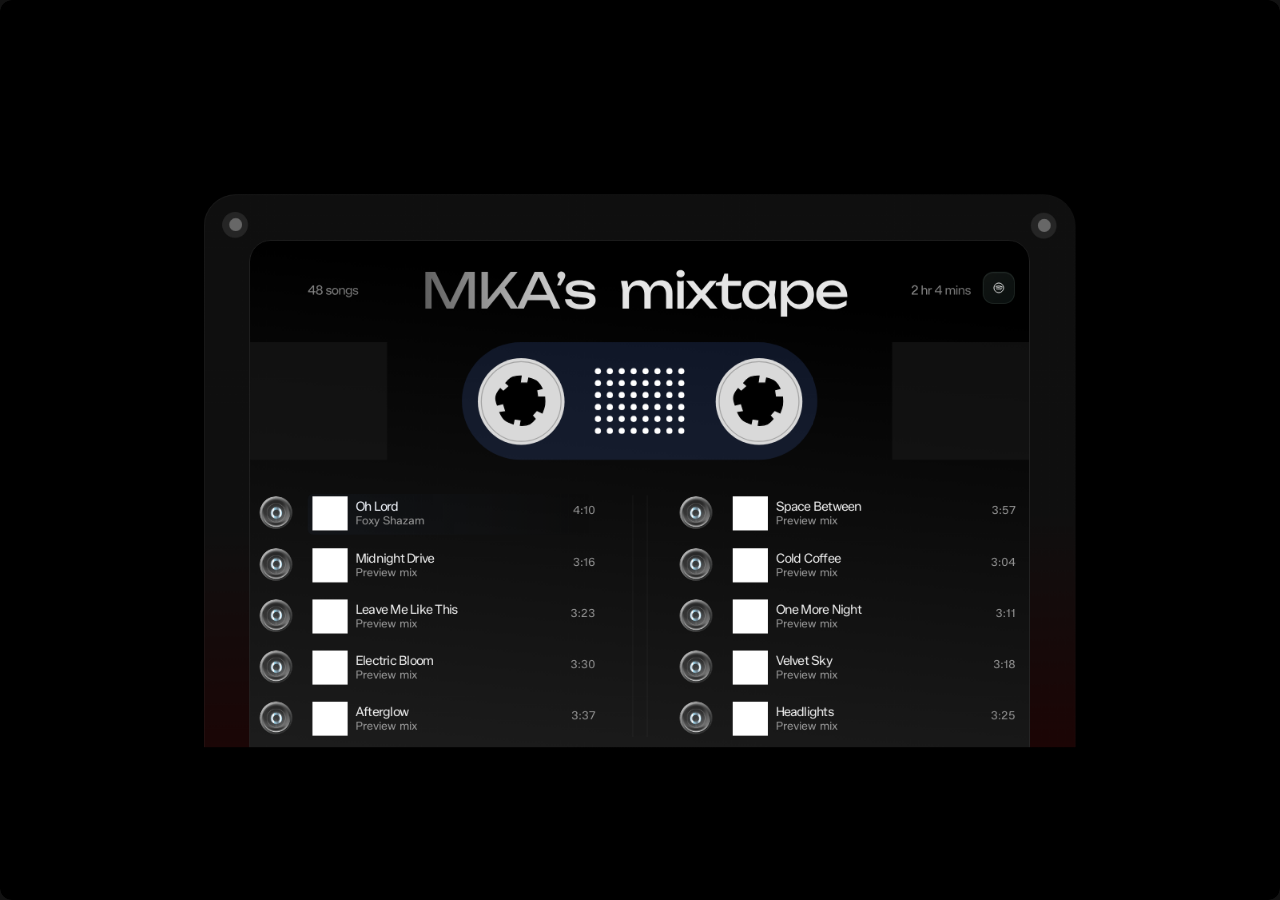
<file: modules/mixtape/index.html>
<!doctype html><html lang="en"><head><meta charset="utf-8"><meta name="viewport" content="width=device-width, initial-scale=1, maximum-scale=1"><title>MKA’s mixtape</title><style>@import url('https://fonts.googleapis.com/css2?family=Zalando+Sans:wght@400;500;600&display=swap');
*{box-sizing:border-box}
:root{color-scheme:dark}
html,body{margin:0;width:100%;height:100%;overflow:hidden;background:transparent;color:#fff}
body{overscroll-behavior:none;touch-action:manipulation;font-family:"Zalando Sans",Arial,Helvetica,sans-serif}
#viewport{position:fixed;inset:0;background:#000;overflow:hidden;isolation:isolate;border-radius:12px;clip-path:inset(0 round 12px)}
#stage{position:absolute;left:50%;top:50%;width:1602px;height:710px;transform:translate(-50%,-50%) scale(var(--scale,1));transform-origin:center center}
#tape{position:absolute;inset:0;transform:translate3d(0,860px,0);opacity:1;will-change:transform;pointer-events:none;transition:transform 1450ms cubic-bezier(.19,1,.22,1)}
#stage.open #tape{transform:translate3d(0,0,0);pointer-events:auto}
#cassette-art{position:absolute;inset:0;width:1602px;height:727px;overflow:visible;shape-rendering:geometricPrecision}
#mka-reel-left{transform-origin:652.289px 294.285px}
#mka-reel-right{transform-origin:949.969px 294.285px}
.mka-reel-hub{transform-box:view-box;animation:hubRotate 2600ms linear infinite;animation-play-state:paused;will-change:transform}
#stage.playing .mka-reel-hub{animation-play-state:running}
@keyframes hubRotate{to{transform:rotate(360deg)}}
.mka-eq-dot{transition:opacity 96ms ease,transform 96ms ease;transform-origin:center;transform-box:fill-box;will-change:opacity,transform}
#list-left,#list-right{position:absolute;top:409px;height:318px;width:422px;overflow-x:hidden;overflow-y:auto;scrollbar-width:none;overscroll-behavior:contain;touch-action:pan-y;-ms-overflow-style:none;isolation:isolate}
#list-left::-webkit-scrollbar,#list-right::-webkit-scrollbar{display:none;width:0;height:0}
#list-left{left:323px}#list-right{left:848.5px}
.song{height:64.17px;width:422px;margin:0;display:flex;align-items:flex-start;position:relative;isolation:isolate;background:transparent;color:#eee}
.song:before{content:'';position:absolute;z-index:-1;left:64px;right:1px;top:1px;height:50px;background:linear-gradient(90deg,rgba(18,29,51,.35),rgba(18,29,51,0));border-radius:6px;opacity:0;transition:opacity 240ms ease;pointer-events:none}
.song:hover:before{opacity:.25}
/* Exact Figma Code Layer from the attachment: 46 x 46.17 frame, 41.4 chrome. */
.dial-frame{position:relative;display:grid;place-items:center;width:46px;height:46.17px;flex:0 0 46px;margin:2px 0 0}
.music-control{appearance:none;display:block;width:41.4px;height:41.4px;min-width:0;min-height:0;margin:0;padding:0;border:0;outline:none;background:transparent;border-radius:50%;position:relative;cursor:pointer;touch-action:none;user-select:none;-webkit-tap-highlight-color:transparent}
.music-control::before{content:'';position:absolute;inset:0;border-radius:50%;background:url('[data-uri]') center / 100% 100% no-repeat;transform:rotate(var(--knob-angle,0deg));transform-origin:50% 50%;backface-visibility:hidden;will-change:transform;pointer-events:none}
.music-control:focus-visible{outline:1px solid #dedede;outline-offset:-2px;border-radius:50%}
.morph-ring{position:absolute;width:44.8%;height:44.8%;left:50%;top:50%;transform:translate(-50%,-50%);overflow:visible;pointer-events:none;filter:drop-shadow(0 1.2px 1.4px rgba(0,0,0,.52)) drop-shadow(0 0 1.5px rgba(213,241,255,.38))}
.song-main{height:52px;min-width:0;flex:1;display:grid;grid-template-columns:44px minmax(0,1fr) 40px;column-gap:10px;align-items:start;margin-left:22px;margin-top:4.407px;padding:0;border:0;background:transparent;color:#eee;cursor:pointer;text-align:left;font-family:inherit;-webkit-tap-highlight-color:transparent}
.song-main:focus-visible{outline:1px solid #eee;outline-offset:2px;border-radius:3px}
.cover{height:42px;width:44px;display:block;background:#fff;box-shadow:0 1px 0 #a2a2a2}
.copy{display:block;min-width:0;padding-top:3px}
.name{font-size:16px;line-height:19px;letter-spacing:-.047em;display:block;white-space:nowrap;overflow:hidden;text-overflow:ellipsis;font-weight:400}
.artist{font-size:14px;line-height:17px;color:#9b9b9b;display:block;overflow:hidden;white-space:nowrap;text-overflow:ellipsis}
.duration{font-size:14px;line-height:18px;color:#969696;margin-top:9px;text-align:right;white-space:nowrap}
#audio{display:none}
@media(prefers-reduced-motion:reduce){#tape{transition:transform .01ms!important}.mka-eq-dot{transition:none!important}.mka-reel-hub{animation:none!important}}

/* Exact original Figma Unbounded heading and Zalando Sans metadata remain in the SVG. */
.song-main,.name,.artist,.duration{font-family:"Zalando Sans",Arial,Helvetica,sans-serif}
/* Subtle audio UI feedback; no layout movement or enlargement of the chrome dial. */
.song{transition:background-color 230ms ease}
.song::before{left:62px;right:3px;top:1px;height:51px;border-radius:7px;
 background:linear-gradient(90deg,rgba(43,62,92,.34),rgba(36,46,63,.12) 75%,transparent);
 transition:opacity 220ms ease,background 220ms ease}
.song:hover::before,.song:focus-within::before{opacity:.88}
.song.is-current::before{opacity:.36}
.song.is-current:hover::before{opacity:.92}
.music-control{transition:filter 230ms ease}
.music-control:hover,.music-control:focus-visible{filter:drop-shadow(0 0 4px rgba(163,207,230,.32))}
.music-control::before{transition:transform 200ms cubic-bezier(.2,.75,.2,1)}
.song-main .name,.song-main .artist,.cover,.duration{transition:color 230ms ease,transform 230ms ease,filter 230ms ease,background-color 230ms ease}
.song:hover .name,.song:focus-within .name{color:#fff}
.song:hover .artist,.song:focus-within .artist{color:#c3c7cf}
.song:hover .cover,.song:focus-within .cover{transform:translateY(-1px);background:#f0f3fb;filter:brightness(1.03)}
.song.is-current .name{color:#f4f8ff}
/* One understated Spotify shortcut adjacent to the original duration label. */
#spotify-cta{position:absolute;left:1230px;top:132px;z-index:6;display:grid;
 place-items:center;width:40px;height:40px;padding:0;border-radius:13px;
 border:1px solid rgba(136,166,153,.16);
 background:linear-gradient(145deg,rgba(40,48,44,.44),rgba(13,20,19,.82));
 box-shadow:0 1px 0 rgba(255,255,255,.04) inset;
 text-decoration:none;cursor:pointer;transition:background-color .25s ease, transform .25s cubic-bezier(.2,.8,.2,1),border-color .25s ease,box-shadow .25s ease}
#spotify-cta svg{display:block;width:14px;height:14px;transition:transform .25s ease,filter .25s ease}
#spotify-cta:hover,#spotify-cta:focus-visible{transform:translateY(-2px);
 border-color:rgba(30,215,96,.55);
 background:linear-gradient(145deg,rgba(39,71,52,.65),rgba(11,31,22,.88));
 box-shadow:0 0 16px rgba(30,215,96,.12),0 1px 0 rgba(255,255,255,.08) inset}
#spotify-cta:hover svg,#spotify-cta:focus-visible svg{transform:scale(1.05);filter:drop-shadow(0 0 4px rgba(255,255,255,.25))}
#spotify-cta:focus-visible{outline:1px solid rgba(255,255,255,.55);outline-offset:3px}
@media(prefers-reduced-motion:reduce){.song,.song::before,.music-control,#spotify-cta,#spotify-cta svg,.song-main .name,.song-main .artist,.song .cover,.duration{transition:none!important}}
</style></head><body><main id="viewport" aria-label="MKA’s interactive mixtape"><div id="stage"><div id="tape"><svg xmlns="http://www.w3.org/2000/svg" aria-label="Original MKA cassette art" role="img" width="1602" height="727" viewBox="0 0 1602 727" fill="none">
<g clip-path="url(#clip0_2682_17124)">
<rect width="1602" height="727" fill="black"/>
<rect x="255.004" y="35" width="1091" height="977" rx="40" fill="url(#paint0_linear_2682_17124)" fill-opacity="0.6"/>
<rect x="255.504" y="35.5" width="1090" height="976" rx="39.5" stroke="url(#paint1_linear_2682_17124)" stroke-opacity="0.08"/>
<rect x="312.004" y="92" width="977" height="660" rx="27" fill="url(#paint2_linear_2682_17124)"/>
<rect x="312.504" y="92.5" width="976" height="659" rx="26.5" stroke="#292929" stroke-opacity="0.87"/>
<path d="M391.58 160.5V150.244L391.884 150.356L387.084 156.148H391.836V157.412H385.628V155.988L391.372 149.076H393.084V160.5H391.58ZM392.828 157.412V156.148H394.828V157.412H392.828ZM399.697 160.74C398.961 160.74 398.278 160.607 397.649 160.34C397.03 160.073 396.529 159.689 396.145 159.188C395.772 158.676 395.585 158.063 395.585 157.348C395.585 156.921 395.66 156.532 395.809 156.18C395.969 155.828 396.182 155.519 396.449 155.252C396.716 154.985 397.02 154.772 397.361 154.612C397.713 154.452 398.086 154.351 398.481 154.308L398.497 154.42C398.017 154.345 397.59 154.185 397.217 153.94C396.844 153.684 396.556 153.369 396.353 152.996C396.15 152.612 396.049 152.191 396.049 151.732C396.049 151.273 396.145 150.868 396.337 150.516C396.54 150.153 396.812 149.849 397.153 149.604C397.494 149.348 397.884 149.156 398.321 149.028C398.758 148.9 399.217 148.836 399.697 148.836C400.348 148.836 400.95 148.953 401.505 149.188C402.06 149.412 402.508 149.743 402.849 150.18C403.19 150.607 403.361 151.124 403.361 151.732C403.361 152.191 403.254 152.612 403.041 152.996C402.828 153.369 402.534 153.684 402.161 153.94C401.798 154.185 401.372 154.345 400.881 154.42L400.897 154.308C401.43 154.361 401.916 154.521 402.353 154.788C402.801 155.055 403.158 155.407 403.425 155.844C403.692 156.271 403.825 156.772 403.825 157.348C403.825 157.892 403.713 158.372 403.489 158.788C403.276 159.204 402.977 159.561 402.593 159.86C402.209 160.148 401.766 160.367 401.265 160.516C400.774 160.665 400.252 160.74 399.697 160.74ZM399.697 159.492C400.049 159.492 400.38 159.444 400.689 159.348C401.009 159.252 401.286 159.113 401.521 158.932C401.756 158.74 401.937 158.511 402.065 158.244C402.204 157.967 402.273 157.647 402.273 157.284C402.273 156.793 402.156 156.383 401.921 156.052C401.697 155.711 401.388 155.455 400.993 155.284C400.609 155.113 400.177 155.028 399.697 155.028C399.345 155.028 399.014 155.076 398.705 155.172C398.406 155.268 398.134 155.412 397.889 155.604C397.654 155.796 397.468 156.031 397.329 156.308C397.201 156.585 397.137 156.911 397.137 157.284C397.137 157.764 397.254 158.169 397.489 158.5C397.724 158.831 398.033 159.081 398.417 159.252C398.812 159.412 399.238 159.492 399.697 159.492ZM399.697 153.828C400.102 153.828 400.465 153.753 400.785 153.604C401.105 153.444 401.361 153.225 401.553 152.948C401.745 152.66 401.841 152.319 401.841 151.924C401.841 151.54 401.745 151.209 401.553 150.932C401.361 150.655 401.105 150.441 400.785 150.292C400.465 150.132 400.102 150.052 399.697 150.052C399.409 150.052 399.132 150.095 398.865 150.18C398.609 150.265 398.38 150.393 398.177 150.564C397.985 150.724 397.83 150.921 397.713 151.156C397.606 151.38 397.553 151.636 397.553 151.924C397.553 152.319 397.649 152.66 397.841 152.948C398.044 153.225 398.305 153.444 398.625 153.604C398.956 153.753 399.313 153.828 399.697 153.828ZM411.595 160.708C411.062 160.708 410.582 160.644 410.155 160.516C409.728 160.399 409.36 160.228 409.051 160.004C408.742 159.78 408.496 159.508 408.315 159.188C408.144 158.857 408.043 158.495 408.011 158.1H409.467C409.531 158.42 409.654 158.687 409.835 158.9C410.016 159.113 410.256 159.273 410.555 159.38C410.854 159.487 411.211 159.54 411.627 159.54C412 159.54 412.32 159.492 412.587 159.396C412.864 159.289 413.078 159.14 413.227 158.948C413.376 158.756 413.451 158.527 413.451 158.26C413.451 157.951 413.334 157.695 413.099 157.492C412.875 157.279 412.555 157.135 412.139 157.06L410.539 156.74C409.771 156.58 409.195 156.313 408.811 155.94C408.427 155.556 408.235 155.06 408.235 154.452C408.235 154.111 408.31 153.796 408.459 153.508C408.608 153.22 408.822 152.969 409.099 152.756C409.376 152.532 409.707 152.361 410.091 152.244C410.486 152.127 410.923 152.068 411.403 152.068C412.022 152.068 412.576 152.159 413.067 152.34C413.558 152.511 413.952 152.772 414.251 153.124C414.55 153.465 414.726 153.897 414.779 154.42H413.307C413.254 154.175 413.142 153.967 412.971 153.796C412.811 153.615 412.598 153.476 412.331 153.38C412.064 153.284 411.75 153.236 411.387 153.236C411.046 153.236 410.742 153.284 410.475 153.38C410.219 153.476 410.016 153.615 409.867 153.796C409.718 153.967 409.643 154.175 409.643 154.42C409.643 154.751 409.766 154.996 410.011 155.156C410.267 155.316 410.56 155.428 410.891 155.492L412.571 155.812C412.966 155.887 413.339 156.015 413.691 156.196C414.054 156.377 414.347 156.628 414.571 156.948C414.795 157.268 414.907 157.673 414.907 158.164C414.907 158.548 414.827 158.9 414.667 159.22C414.507 159.529 414.278 159.796 413.979 160.02C413.691 160.233 413.344 160.399 412.939 160.516C412.534 160.644 412.086 160.708 411.595 160.708ZM419.428 160.708C418.607 160.708 417.897 160.521 417.3 160.148C416.713 159.775 416.26 159.263 415.94 158.612C415.631 157.961 415.476 157.22 415.476 156.388C415.476 155.887 415.535 155.417 415.652 154.98C415.769 154.543 415.935 154.148 416.148 153.796C416.372 153.433 416.644 153.124 416.964 152.868C417.284 152.612 417.652 152.415 418.068 152.276C418.484 152.137 418.937 152.068 419.428 152.068C420.26 152.068 420.969 152.255 421.556 152.628C422.153 153.001 422.607 153.513 422.916 154.164C423.236 154.804 423.396 155.545 423.396 156.388C423.396 156.889 423.337 157.359 423.22 157.796C423.103 158.233 422.932 158.633 422.708 158.996C422.484 159.348 422.212 159.652 421.892 159.908C421.572 160.164 421.204 160.361 420.788 160.5C420.383 160.639 419.929 160.708 419.428 160.708ZM419.428 159.508C419.759 159.508 420.057 159.46 420.324 159.364C420.591 159.257 420.82 159.113 421.012 158.932C421.215 158.751 421.38 158.532 421.508 158.276C421.647 158.009 421.748 157.716 421.812 157.396C421.876 157.076 421.908 156.735 421.908 156.372C421.908 155.753 421.817 155.215 421.636 154.756C421.455 154.287 421.177 153.924 420.804 153.668C420.441 153.401 419.983 153.268 419.428 153.268C419.097 153.268 418.799 153.316 418.532 153.412C418.265 153.508 418.031 153.647 417.828 153.828C417.636 154.009 417.476 154.228 417.348 154.484C417.22 154.74 417.124 155.028 417.06 155.348C416.996 155.657 416.964 155.999 416.964 156.372C416.964 156.98 417.055 157.524 417.236 158.004C417.417 158.473 417.689 158.841 418.052 159.108C418.415 159.375 418.873 159.508 419.428 159.508ZM424.422 160.5V152.276H425.878V154.148L425.734 153.988C425.904 153.551 426.128 153.193 426.406 152.916C426.694 152.628 427.03 152.415 427.414 152.276C427.808 152.137 428.23 152.068 428.678 152.068C429.126 152.068 429.531 152.137 429.894 152.276C430.267 152.415 430.587 152.623 430.854 152.9C431.12 153.177 431.323 153.524 431.462 153.94C431.611 154.356 431.686 154.836 431.686 155.38V160.5H430.23V155.476C430.23 155.007 430.144 154.612 429.974 154.292C429.803 153.961 429.568 153.716 429.27 153.556C428.971 153.385 428.619 153.3 428.214 153.3C427.798 153.3 427.408 153.407 427.046 153.62C426.694 153.833 426.411 154.127 426.198 154.5C425.984 154.863 425.878 155.289 425.878 155.78V160.5H424.422ZM436.53 163.732C435.815 163.732 435.191 163.636 434.658 163.444C434.124 163.252 433.698 162.975 433.378 162.612C433.058 162.249 432.86 161.807 432.786 161.284H434.274C434.412 161.721 434.663 162.047 435.026 162.26C435.388 162.473 435.906 162.58 436.578 162.58C436.972 162.58 437.346 162.505 437.698 162.356C438.06 162.207 438.354 161.961 438.578 161.62C438.802 161.289 438.914 160.847 438.914 160.292V158.356L439.09 158.5C438.876 158.937 438.62 159.295 438.322 159.572C438.034 159.839 437.714 160.036 437.362 160.164C437.01 160.281 436.626 160.34 436.21 160.34C435.559 160.34 434.962 160.164 434.418 159.812C433.884 159.46 433.452 158.975 433.122 158.356C432.802 157.727 432.642 157.007 432.642 156.196C432.642 155.705 432.7 155.252 432.818 154.836C432.946 154.409 433.116 154.025 433.33 153.684C433.554 153.343 433.815 153.055 434.114 152.82C434.412 152.575 434.738 152.388 435.09 152.26C435.442 152.132 435.815 152.068 436.21 152.068C436.626 152.068 437.02 152.132 437.394 152.26C437.767 152.388 438.098 152.58 438.386 152.836C438.674 153.092 438.898 153.412 439.058 153.796L438.914 153.988V152.276H440.37V160.276C440.37 160.916 440.263 161.455 440.05 161.892C439.836 162.329 439.548 162.681 439.186 162.948C438.823 163.225 438.412 163.423 437.954 163.54C437.495 163.668 437.02 163.732 436.53 163.732ZM436.546 159.124C436.834 159.124 437.1 159.081 437.346 158.996C437.602 158.911 437.831 158.788 438.034 158.628C438.236 158.457 438.407 158.255 438.546 158.02C438.695 157.775 438.807 157.497 438.882 157.188C438.956 156.879 438.994 156.543 438.994 156.18C438.994 155.551 438.887 155.023 438.674 154.596C438.471 154.159 438.188 153.828 437.826 153.604C437.463 153.38 437.036 153.268 436.546 153.268C436.258 153.268 435.986 153.311 435.73 153.396C435.484 153.471 435.26 153.588 435.058 153.748C434.866 153.908 434.7 154.105 434.562 154.34C434.423 154.575 434.316 154.847 434.242 155.156C434.167 155.465 434.13 155.807 434.13 156.18C434.13 156.788 434.231 157.316 434.434 157.764C434.636 158.201 434.919 158.537 435.282 158.772C435.644 159.007 436.066 159.124 436.546 159.124ZM445.004 160.708C444.471 160.708 443.991 160.644 443.564 160.516C443.138 160.399 442.77 160.228 442.46 160.004C442.151 159.78 441.906 159.508 441.724 159.188C441.554 158.857 441.452 158.495 441.42 158.1H442.876C442.94 158.42 443.063 158.687 443.244 158.9C443.426 159.113 443.666 159.273 443.964 159.38C444.263 159.487 444.62 159.54 445.036 159.54C445.41 159.54 445.73 159.492 445.996 159.396C446.274 159.289 446.487 159.14 446.636 158.948C446.786 158.756 446.86 158.527 446.86 158.26C446.86 157.951 446.743 157.695 446.508 157.492C446.284 157.279 445.964 157.135 445.548 157.06L443.948 156.74C443.18 156.58 442.604 156.313 442.22 155.94C441.836 155.556 441.644 155.06 441.644 154.452C441.644 154.111 441.719 153.796 441.868 153.508C442.018 153.22 442.231 152.969 442.508 152.756C442.786 152.532 443.116 152.361 443.5 152.244C443.895 152.127 444.332 152.068 444.812 152.068C445.431 152.068 445.986 152.159 446.476 152.34C446.967 152.511 447.362 152.772 447.66 153.124C447.959 153.465 448.135 153.897 448.188 154.42H446.716C446.663 154.175 446.551 153.967 446.38 153.796C446.22 153.615 446.007 153.476 445.74 153.38C445.474 153.284 445.159 153.236 444.796 153.236C444.455 153.236 444.151 153.284 443.884 153.38C443.628 153.476 443.426 153.615 443.276 153.796C443.127 153.967 443.052 154.175 443.052 154.42C443.052 154.751 443.175 154.996 443.42 155.156C443.676 155.316 443.97 155.428 444.3 155.492L445.98 155.812C446.375 155.887 446.748 156.015 447.1 156.196C447.463 156.377 447.756 156.628 447.98 156.948C448.204 157.268 448.316 157.673 448.316 158.164C448.316 158.548 448.236 158.9 448.076 159.22C447.916 159.529 447.687 159.796 447.388 160.02C447.1 160.233 446.754 160.399 446.348 160.516C445.943 160.644 445.495 160.708 445.004 160.708Z" fill="url(#paint3_linear_2682_17124)" fill-opacity="0.6"/>
<path d="M594.148 132.057V178H586.43V134.507L588.941 134.63L567.563 178H558.925L537.547 134.691L540.058 134.569V178H532.34V132.057H544.714L565.296 174.508H561.253L581.774 132.057H594.148ZM602.587 178V132.057H610.673V171.2L608.222 169.669L638.974 132.057H647.733L609.815 178H602.587ZM624.456 154.906L630.153 149.332L648.407 178H639.157L624.456 154.906ZM657.843 167.464V160.787H689.941V167.464H657.843ZM679.16 132.057L701.213 178H692.575L672.544 135.12H675.669L655.637 178H647L669.053 132.057H679.16ZM697.156 149.025L702.057 138.367L702.486 141.246C701.587 141.246 700.75 141.021 699.974 140.572C699.239 140.123 698.647 139.531 698.198 138.795C697.749 138.06 697.524 137.264 697.524 136.406C697.524 135.508 697.749 134.691 698.198 133.956C698.647 133.221 699.239 132.649 699.974 132.241C700.75 131.792 701.587 131.567 702.486 131.567C703.425 131.567 704.262 131.792 704.997 132.241C705.732 132.649 706.325 133.241 706.774 134.017C707.223 134.752 707.448 135.61 707.448 136.59C707.448 137.489 707.243 138.448 706.835 139.469C706.467 140.49 705.773 141.838 704.752 143.512L701.444 149.025H697.156ZM745.413 167.464C745.413 169.792 744.76 171.813 743.453 173.528C742.146 175.243 740.165 176.571 737.511 177.51C734.856 178.408 731.528 178.858 727.526 178.858C723.401 178.858 719.828 178.347 716.806 177.326C713.784 176.264 711.436 174.794 709.761 172.916C708.128 170.996 707.25 168.791 707.127 166.3H715.213C715.458 167.607 716.112 168.771 717.174 169.792C718.276 170.772 719.706 171.527 721.462 172.058C723.258 172.589 725.3 172.854 727.587 172.854C730.895 172.854 733.386 172.466 735.061 171.691C736.735 170.874 737.572 169.649 737.572 168.015C737.572 166.912 737 166.075 735.857 165.504C734.754 164.932 732.651 164.503 729.548 164.217L722.748 163.605C719.073 163.278 716.173 162.624 714.049 161.644C711.926 160.623 710.415 159.398 709.516 157.969C708.618 156.499 708.169 154.947 708.169 153.313C708.169 150.945 708.904 148.964 710.374 147.371C711.844 145.779 713.886 144.574 716.5 143.757C719.113 142.9 722.156 142.471 725.627 142.471C729.221 142.471 732.427 142.981 735.244 144.002C738.062 144.982 740.308 146.371 741.983 148.168C743.657 149.924 744.596 151.966 744.801 154.293H736.715C736.551 153.354 736.061 152.456 735.244 151.598C734.469 150.7 733.264 149.965 731.63 149.393C730.038 148.78 727.894 148.474 725.198 148.474C722.34 148.474 720.094 148.842 718.46 149.577C716.867 150.312 716.071 151.394 716.071 152.823C716.071 153.722 716.561 154.498 717.541 155.151C718.521 155.764 720.339 156.192 722.993 156.437L731.753 157.234C735.265 157.561 738.001 158.194 739.961 159.133C741.962 160.031 743.371 161.195 744.188 162.624C745.005 164.054 745.413 165.667 745.413 167.464ZM777.126 143.328H785.09L787.172 155.825V178H779.209V154.661L777.126 143.328ZM799.975 142.471C803.038 142.471 805.631 143.124 807.755 144.431C809.919 145.738 811.553 147.616 812.655 150.067C813.799 152.476 814.37 155.396 814.37 158.827V178H806.407V160.113C806.407 156.478 805.631 153.742 804.079 151.904C802.568 150.026 800.343 149.087 797.402 149.087C795.32 149.087 793.502 149.597 791.95 150.618C790.439 151.598 789.255 152.987 788.397 154.784C787.581 156.58 787.172 158.684 787.172 161.093L784.354 159.562C784.722 155.968 785.6 152.905 786.989 150.373C788.418 147.841 790.235 145.901 792.44 144.554C794.687 143.165 797.198 142.471 799.975 142.471ZM827.112 142.471C830.175 142.471 832.788 143.124 834.953 144.431C837.117 145.738 838.751 147.616 839.853 150.067C840.997 152.476 841.569 155.396 841.569 158.827V178H833.605V160.113C833.605 156.478 832.829 153.742 831.277 151.904C829.766 150.026 827.541 149.087 824.6 149.087C822.518 149.087 820.7 149.597 819.149 150.618C817.638 151.598 816.453 152.987 815.596 154.784C814.779 156.58 814.37 158.684 814.37 161.093L811.553 159.562C811.92 155.968 812.798 152.905 814.187 150.373C815.616 147.841 817.433 145.901 819.639 144.554C821.885 143.165 824.376 142.471 827.112 142.471ZM847.711 143.083L851.693 143.819L855.675 143.083V178H847.711V143.083ZM851.693 138.734C850.182 138.734 848.936 138.326 847.956 137.509C846.976 136.651 846.486 135.549 846.486 134.201C846.486 132.853 846.976 131.771 847.956 130.955C848.936 130.097 850.182 129.668 851.693 129.668C853.245 129.668 854.49 130.097 855.43 130.955C856.41 131.771 856.9 132.853 856.9 134.201C856.9 135.549 856.41 136.651 855.43 137.509C854.49 138.326 853.245 138.734 851.693 138.734ZM857.67 178L874.393 158.214L874.332 162.134L858.65 143.328H867.778L879.662 157.418H876.292L888.238 143.328H897.059L881.07 162.257L880.764 157.663L898.039 178H888.911L875.925 162.808H879.417L866.552 178H857.67ZM895.869 149.454V145.84L903.281 143.941L906.589 134.262H911.244V143.328H927.355V149.454H911.244V164.462C911.244 167.362 911.857 169.404 913.082 170.588C914.348 171.731 916.39 172.303 919.208 172.303C921.005 172.303 922.597 172.119 923.986 171.752C925.374 171.343 926.702 170.772 927.968 170.037V176.591C926.906 177.122 925.395 177.632 923.435 178.123C921.515 178.613 919.534 178.858 917.493 178.858C914.103 178.858 911.367 178.306 909.284 177.204C907.201 176.06 905.67 174.508 904.69 172.548C903.751 170.547 903.281 168.26 903.281 165.687V149.454H895.869ZM963.197 178L961.849 165.136L963.442 160.664L961.849 156.254L963.197 143.328H971.406L969.568 160.664L971.406 178H963.197ZM965.647 160.664C964.871 164.299 963.585 167.484 961.788 170.22C959.991 172.956 957.766 175.08 955.111 176.591C952.498 178.102 949.578 178.858 946.351 178.858C942.962 178.858 939.96 178.102 937.347 176.591C934.733 175.039 932.691 172.895 931.221 170.159C929.751 167.423 929.016 164.258 929.016 160.664C929.016 157.03 929.751 153.865 931.221 151.169C932.691 148.433 934.733 146.31 937.347 144.799C939.96 143.247 942.962 142.471 946.351 142.471C949.578 142.471 952.498 143.226 955.111 144.737C957.766 146.248 959.991 148.372 961.788 151.108C963.626 153.803 964.912 156.989 965.647 160.664ZM937.102 160.664C937.102 162.992 937.571 165.054 938.51 166.851C939.491 168.607 940.818 169.996 942.492 171.017C944.167 171.997 946.086 172.487 948.25 172.487C950.456 172.487 952.498 171.997 954.376 171.017C956.255 169.996 957.909 168.607 959.338 166.851C960.808 165.054 961.972 162.992 962.83 160.664C961.972 158.336 960.808 156.295 959.338 154.539C957.909 152.742 956.255 151.353 954.376 150.373C952.498 149.352 950.456 148.842 948.25 148.842C946.086 148.842 944.167 149.352 942.492 150.373C940.818 151.353 939.491 152.742 938.51 154.539C937.571 156.295 937.102 158.336 937.102 160.664ZM977.232 143.328H985.195V155.396L984.828 156.621V163.605L985.195 165.749V188.107H977.232V143.328ZM982.132 160.664C982.908 156.989 984.195 153.803 985.991 151.108C987.788 148.372 989.994 146.248 992.607 144.737C995.262 143.226 998.202 142.471 1001.43 142.471C1004.82 142.471 1007.82 143.247 1010.43 144.799C1013.05 146.31 1015.09 148.433 1016.56 151.169C1018.03 153.865 1018.76 157.03 1018.76 160.664C1018.76 164.258 1018.03 167.423 1016.56 170.159C1015.09 172.895 1013.05 175.039 1010.43 176.591C1007.82 178.102 1004.82 178.858 1001.43 178.858C998.202 178.858 995.282 178.102 992.668 176.591C990.055 175.08 987.829 172.956 985.991 170.22C984.195 167.484 982.908 164.299 982.132 160.664ZM1010.68 160.664C1010.68 158.336 1010.19 156.295 1009.21 154.539C1008.27 152.742 1006.96 151.353 1005.29 150.373C1003.61 149.352 1001.69 148.842 999.529 148.842C997.365 148.842 995.323 149.352 993.404 150.373C991.525 151.353 989.871 152.742 988.442 154.539C987.012 156.295 985.849 158.336 984.95 160.664C985.849 162.992 987.012 165.054 988.442 166.851C989.871 168.607 991.525 169.996 993.404 171.017C995.323 171.997 997.365 172.487 999.529 172.487C1001.69 172.487 1003.61 171.997 1005.29 171.017C1006.96 169.996 1008.27 168.607 1009.21 166.851C1010.19 165.054 1010.68 162.992 1010.68 160.664ZM1042.48 178.858C1038.44 178.858 1034.84 178.102 1031.7 176.591C1028.55 175.039 1026.08 172.895 1024.29 170.159C1022.49 167.423 1021.59 164.238 1021.59 160.603C1021.59 157.009 1022.43 153.865 1024.1 151.169C1025.82 148.433 1028.16 146.31 1031.15 144.799C1034.17 143.247 1037.62 142.471 1041.5 142.471C1045.38 142.471 1048.73 143.349 1051.54 145.105C1054.4 146.82 1056.61 149.25 1058.16 152.395C1059.71 155.539 1060.49 159.235 1060.49 163.482H1027.84V157.418H1056.51L1052.52 159.684C1052.4 157.397 1051.85 155.437 1050.87 153.803C1049.93 152.17 1048.65 150.924 1047.01 150.067C1045.42 149.168 1043.52 148.719 1041.31 148.719C1038.99 148.719 1036.95 149.189 1035.19 150.128C1033.47 151.067 1032.13 152.395 1031.15 154.11C1030.17 155.784 1029.68 157.785 1029.68 160.113C1029.68 162.686 1030.25 164.911 1031.39 166.79C1032.58 168.668 1034.23 170.118 1036.35 171.139C1038.52 172.119 1041.07 172.609 1044.01 172.609C1046.66 172.609 1049.38 172.201 1052.16 171.384C1054.93 170.527 1057.38 169.342 1059.51 167.831V173.589C1057.38 175.223 1054.79 176.509 1051.73 177.449C1048.71 178.388 1045.62 178.858 1042.48 178.858Z" fill="url(#paint4_linear_2682_17124)"/>
<path d="M1140.95 160.5V160.068C1140.95 159.673 1141 159.3 1141.11 158.948C1141.21 158.585 1141.38 158.233 1141.6 157.892C1141.84 157.551 1142.13 157.215 1142.48 156.884C1142.85 156.543 1143.28 156.191 1143.78 155.828L1144.47 155.332C1145.13 154.863 1145.65 154.452 1146.02 154.1C1146.4 153.737 1146.68 153.396 1146.84 153.076C1147 152.745 1147.08 152.399 1147.08 152.036C1147.08 151.449 1146.87 150.98 1146.47 150.628C1146.07 150.276 1145.55 150.1 1144.88 150.1C1144.21 150.1 1143.67 150.287 1143.25 150.66C1142.85 151.033 1142.63 151.54 1142.61 152.18H1141.09C1141.09 151.519 1141.25 150.937 1141.57 150.436C1141.89 149.935 1142.34 149.545 1142.92 149.268C1143.49 148.98 1144.16 148.836 1144.93 148.836C1145.67 148.836 1146.31 148.969 1146.87 149.236C1147.42 149.503 1147.85 149.881 1148.16 150.372C1148.47 150.852 1148.63 151.412 1148.63 152.052C1148.63 152.5 1148.54 152.943 1148.36 153.38C1148.17 153.807 1147.9 154.228 1147.54 154.644C1147.19 155.049 1146.74 155.444 1146.2 155.828L1144.95 156.724C1144.46 157.076 1144.06 157.391 1143.75 157.668C1143.44 157.945 1143.2 158.207 1143.03 158.452C1142.87 158.697 1142.76 158.953 1142.69 159.22H1148.77V160.5H1140.95ZM1153.43 160.5V149.076H1154.89V154.164L1154.76 154.004C1154.91 153.577 1155.12 153.225 1155.4 152.948C1155.68 152.66 1156 152.441 1156.37 152.292C1156.75 152.143 1157.15 152.068 1157.59 152.068C1158.16 152.068 1158.66 152.191 1159.09 152.436C1159.53 152.681 1159.87 153.049 1160.12 153.54C1160.36 154.031 1160.49 154.644 1160.49 155.38V160.5H1159.03V155.476C1159.03 154.761 1158.85 154.223 1158.5 153.86C1158.15 153.487 1157.69 153.3 1157.13 153.3C1156.73 153.3 1156.36 153.407 1156.02 153.62C1155.68 153.833 1155.4 154.127 1155.19 154.5C1154.99 154.863 1154.89 155.289 1154.89 155.78V160.5H1153.43ZM1161.93 160.5V152.276H1163.38V154.58L1163.24 154.548C1163.41 153.951 1163.62 153.487 1163.86 153.156C1164.11 152.825 1164.39 152.596 1164.71 152.468C1165.04 152.34 1165.41 152.276 1165.8 152.276H1166.31V153.716H1165.69C1165.21 153.716 1164.79 153.828 1164.44 154.052C1164.1 154.265 1163.84 154.575 1163.66 154.98C1163.47 155.385 1163.38 155.871 1163.38 156.436V160.5H1161.93ZM1175.89 160.5V150.244L1176.2 150.356L1171.4 156.148H1176.15V157.412H1169.94V155.988L1175.68 149.076H1177.4V160.5H1175.89ZM1177.14 157.412V156.148H1179.14V157.412H1177.14ZM1183.48 160.5V152.276H1184.93V154.004L1184.81 153.86C1184.94 153.444 1185.14 153.103 1185.38 152.836C1185.64 152.569 1185.94 152.377 1186.28 152.26C1186.62 152.132 1186.98 152.068 1187.37 152.068C1187.77 152.068 1188.15 152.153 1188.5 152.324C1188.85 152.484 1189.15 152.719 1189.4 153.028C1189.64 153.337 1189.8 153.711 1189.88 154.148L1189.7 154.116C1189.82 153.711 1190 153.359 1190.25 153.06C1190.49 152.751 1190.8 152.511 1191.17 152.34C1191.55 152.159 1191.98 152.068 1192.47 152.068C1193.07 152.068 1193.57 152.191 1193.99 152.436C1194.41 152.671 1194.72 153.023 1194.93 153.492C1195.16 153.951 1195.27 154.516 1195.27 155.188V160.5H1193.81V155.46C1193.81 154.98 1193.74 154.58 1193.61 154.26C1193.48 153.94 1193.29 153.7 1193.03 153.54C1192.77 153.38 1192.46 153.3 1192.1 153.3C1191.69 153.3 1191.33 153.407 1191.03 153.62C1190.73 153.823 1190.5 154.111 1190.34 154.484C1190.19 154.847 1190.12 155.268 1190.12 155.748V160.5H1188.66V155.46C1188.66 154.745 1188.51 154.207 1188.2 153.844C1187.89 153.481 1187.46 153.3 1186.9 153.3C1186.55 153.3 1186.22 153.407 1185.93 153.62C1185.63 153.823 1185.39 154.111 1185.21 154.484C1185.02 154.847 1184.93 155.268 1184.93 155.748V160.5H1183.48ZM1196.77 160.5V152.276H1198.23V160.5H1196.77ZM1196.71 150.756V149.076H1198.29V150.756H1196.71ZM1199.8 160.5V152.276H1201.26V154.148L1201.11 153.988C1201.28 153.551 1201.51 153.193 1201.78 152.916C1202.07 152.628 1202.41 152.415 1202.79 152.276C1203.19 152.137 1203.61 152.068 1204.06 152.068C1204.5 152.068 1204.91 152.137 1205.27 152.276C1205.64 152.415 1205.96 152.623 1206.23 152.9C1206.5 153.177 1206.7 153.524 1206.84 153.94C1206.99 154.356 1207.06 154.836 1207.06 155.38V160.5H1205.61V155.476C1205.61 155.007 1205.52 154.612 1205.35 154.292C1205.18 153.961 1204.95 153.716 1204.65 153.556C1204.35 153.385 1204 153.3 1203.59 153.3C1203.18 153.3 1202.79 153.407 1202.42 153.62C1202.07 153.833 1201.79 154.127 1201.58 154.5C1201.36 154.863 1201.26 155.289 1201.26 155.78V160.5H1199.8ZM1211.64 160.708C1211.1 160.708 1210.62 160.644 1210.2 160.516C1209.77 160.399 1209.4 160.228 1209.09 160.004C1208.78 159.78 1208.54 159.508 1208.36 159.188C1208.18 158.857 1208.08 158.495 1208.05 158.1H1209.51C1209.57 158.42 1209.69 158.687 1209.88 158.9C1210.06 159.113 1210.3 159.273 1210.6 159.38C1210.89 159.487 1211.25 159.54 1211.67 159.54C1212.04 159.54 1212.36 159.492 1212.63 159.396C1212.9 159.289 1213.12 159.14 1213.27 158.948C1213.42 158.756 1213.49 158.527 1213.49 158.26C1213.49 157.951 1213.37 157.695 1213.14 157.492C1212.92 157.279 1212.6 157.135 1212.18 157.06L1210.58 156.74C1209.81 156.58 1209.24 156.313 1208.85 155.94C1208.47 155.556 1208.28 155.06 1208.28 154.452C1208.28 154.111 1208.35 153.796 1208.5 153.508C1208.65 153.22 1208.86 152.969 1209.14 152.756C1209.42 152.532 1209.75 152.361 1210.13 152.244C1210.53 152.127 1210.96 152.068 1211.44 152.068C1212.06 152.068 1212.62 152.159 1213.11 152.34C1213.6 152.511 1213.99 152.772 1214.29 153.124C1214.59 153.465 1214.77 153.897 1214.82 154.42H1213.35C1213.29 154.175 1213.18 153.967 1213.01 153.796C1212.85 153.615 1212.64 153.476 1212.37 153.38C1212.1 153.284 1211.79 153.236 1211.43 153.236C1211.09 153.236 1210.78 153.284 1210.52 153.38C1210.26 153.476 1210.06 153.615 1209.91 153.796C1209.76 153.967 1209.68 154.175 1209.68 154.42C1209.68 154.751 1209.81 154.996 1210.05 155.156C1210.31 155.316 1210.6 155.428 1210.93 155.492L1212.61 155.812C1213.01 155.887 1213.38 156.015 1213.73 156.196C1214.09 156.377 1214.39 156.628 1214.61 156.948C1214.84 157.268 1214.95 157.673 1214.95 158.164C1214.95 158.548 1214.87 158.9 1214.71 159.22C1214.55 159.529 1214.32 159.796 1214.02 160.02C1213.73 160.233 1213.38 160.399 1212.98 160.516C1212.57 160.644 1212.13 160.708 1211.64 160.708Z" fill="url(#paint5_linear_2682_17124)" fill-opacity="0.6"/>
<rect width="171.5" height="147.322" transform="translate(313.004 220)" fill="#171717" fill-opacity="0.65"/>
<rect x="578.004" y="220" width="445" height="147.322" rx="73.6612" fill="#4B6DCC" fill-opacity="0.18"/>
<circle cx="652.289" cy="294.285" r="54.2851" fill="#D9D9D9"/>
<circle cx="652.289" cy="294.285" r="49.9174" stroke-width="1.24793" stroke="black" stroke-opacity="0.25"/>
<path d="M651.106 324.24L652.354 317.376L643.619 316.129L642.371 322.368C642.371 322.368 635.214 320.385 631.763 317.376C628.452 314.49 625.523 308.017 625.523 308.017L633.011 306.769L629.891 296.786L622.404 298.657C622.404 298.657 620.05 292.611 620.532 288.674C621.101 284.021 626.147 278.067 626.147 278.067L629.891 281.81L637.379 274.947L633.011 271.203C633.011 271.203 636.312 266.763 639.251 264.963C643.693 262.243 652.354 262.467 652.354 262.467L651.106 271.203H660.466L661.714 264.963C661.714 264.963 669.344 266.781 672.945 269.955C675.835 272.503 678.561 278.067 678.561 278.067L671.697 279.938L672.945 288.674H681.681C681.681 288.674 682.255 294.801 681.681 298.657C681.079 302.698 678.561 308.641 678.561 308.641L671.697 305.521L666.081 311.761L669.825 316.129C669.825 316.129 666.165 320.678 662.962 322.368C658.816 324.556 651.106 324.24 651.106 324.24Z" fill="black" stroke-width="1.24793" stroke="black" id="mka-reel-left" class="mka-reel-hub"/>
<ellipse cx="748.324" cy="256.319" rx="3.83785" ry="3.85224" fill="white" class="mka-eq-dot" data-col="0" data-row="0"/>
<ellipse cx="763.232" cy="256.319" rx="3.83785" ry="3.85224" fill="white" class="mka-eq-dot" data-col="1" data-row="0"/>
<ellipse cx="778.141" cy="256.319" rx="3.83785" ry="3.85224" fill="white" class="mka-eq-dot" data-col="2" data-row="0"/>
<ellipse cx="793.049" cy="256.319" rx="3.83785" ry="3.85224" fill="white" class="mka-eq-dot" data-col="3" data-row="0"/>
<ellipse cx="807.959" cy="256.319" rx="3.83785" ry="3.85224" fill="white" class="mka-eq-dot" data-col="4" data-row="0"/>
<ellipse cx="822.867" cy="256.319" rx="3.83785" ry="3.85224" fill="white" class="mka-eq-dot" data-col="5" data-row="0"/>
<ellipse cx="837.775" cy="256.319" rx="3.83785" ry="3.85224" fill="white" class="mka-eq-dot" data-col="6" data-row="0"/>
<ellipse cx="852.684" cy="256.319" rx="3.83785" ry="3.85224" fill="white" class="mka-eq-dot" data-col="7" data-row="0"/>
<ellipse cx="748.324" cy="271.256" rx="3.83785" ry="3.85224" fill="white" class="mka-eq-dot" data-col="0" data-row="1"/>
<ellipse cx="763.232" cy="271.256" rx="3.83785" ry="3.85224" fill="white" class="mka-eq-dot" data-col="1" data-row="1"/>
<ellipse cx="778.141" cy="271.256" rx="3.83785" ry="3.85224" fill="white" class="mka-eq-dot" data-col="2" data-row="1"/>
<ellipse cx="793.049" cy="271.256" rx="3.83785" ry="3.85224" fill="white" class="mka-eq-dot" data-col="3" data-row="1"/>
<ellipse cx="807.959" cy="271.256" rx="3.83785" ry="3.85224" fill="white" class="mka-eq-dot" data-col="4" data-row="1"/>
<ellipse cx="822.867" cy="271.256" rx="3.83785" ry="3.85224" fill="white" class="mka-eq-dot" data-col="5" data-row="1"/>
<ellipse cx="837.775" cy="271.256" rx="3.83785" ry="3.85224" fill="white" class="mka-eq-dot" data-col="6" data-row="1"/>
<ellipse cx="852.684" cy="271.256" rx="3.83785" ry="3.85224" fill="white" class="mka-eq-dot" data-col="7" data-row="1"/>
<ellipse cx="748.324" cy="286.193" rx="3.83785" ry="3.85224" fill="white" class="mka-eq-dot" data-col="0" data-row="2"/>
<ellipse cx="763.232" cy="286.193" rx="3.83785" ry="3.85224" fill="white" class="mka-eq-dot" data-col="1" data-row="2"/>
<ellipse cx="778.141" cy="286.193" rx="3.83785" ry="3.85224" fill="white" class="mka-eq-dot" data-col="2" data-row="2"/>
<ellipse cx="793.049" cy="286.193" rx="3.83785" ry="3.85224" fill="white" class="mka-eq-dot" data-col="3" data-row="2"/>
<ellipse cx="807.959" cy="286.193" rx="3.83785" ry="3.85224" fill="white" class="mka-eq-dot" data-col="4" data-row="2"/>
<ellipse cx="822.867" cy="286.193" rx="3.83785" ry="3.85224" fill="white" class="mka-eq-dot" data-col="5" data-row="2"/>
<ellipse cx="837.775" cy="286.193" rx="3.83785" ry="3.85224" fill="white" class="mka-eq-dot" data-col="6" data-row="2"/>
<ellipse cx="852.684" cy="286.193" rx="3.83785" ry="3.85224" fill="white" class="mka-eq-dot" data-col="7" data-row="2"/>
<ellipse cx="748.324" cy="301.13" rx="3.83785" ry="3.85224" fill="white" class="mka-eq-dot" data-col="0" data-row="3"/>
<ellipse cx="763.232" cy="301.13" rx="3.83785" ry="3.85224" fill="white" class="mka-eq-dot" data-col="1" data-row="3"/>
<ellipse cx="778.141" cy="301.13" rx="3.83785" ry="3.85224" fill="white" class="mka-eq-dot" data-col="2" data-row="3"/>
<ellipse cx="793.049" cy="301.13" rx="3.83785" ry="3.85224" fill="white" class="mka-eq-dot" data-col="3" data-row="3"/>
<ellipse cx="807.959" cy="301.13" rx="3.83785" ry="3.85224" fill="white" class="mka-eq-dot" data-col="4" data-row="3"/>
<ellipse cx="822.867" cy="301.13" rx="3.83785" ry="3.85224" fill="white" class="mka-eq-dot" data-col="5" data-row="3"/>
<ellipse cx="837.775" cy="301.13" rx="3.83785" ry="3.85224" fill="white" class="mka-eq-dot" data-col="6" data-row="3"/>
<ellipse cx="852.684" cy="301.13" rx="3.83785" ry="3.85224" fill="white" class="mka-eq-dot" data-col="7" data-row="3"/>
<ellipse cx="748.324" cy="316.067" rx="3.83785" ry="3.85224" fill="white" class="mka-eq-dot" data-col="0" data-row="4"/>
<ellipse cx="763.232" cy="316.067" rx="3.83785" ry="3.85224" fill="white" class="mka-eq-dot" data-col="1" data-row="4"/>
<ellipse cx="778.141" cy="316.067" rx="3.83785" ry="3.85224" fill="white" class="mka-eq-dot" data-col="2" data-row="4"/>
<ellipse cx="793.049" cy="316.067" rx="3.83785" ry="3.85224" fill="white" class="mka-eq-dot" data-col="3" data-row="4"/>
<ellipse cx="807.959" cy="316.067" rx="3.83785" ry="3.85224" fill="white" class="mka-eq-dot" data-col="4" data-row="4"/>
<ellipse cx="822.867" cy="316.067" rx="3.83785" ry="3.85224" fill="white" class="mka-eq-dot" data-col="5" data-row="4"/>
<ellipse cx="837.775" cy="316.067" rx="3.83785" ry="3.85224" fill="white" class="mka-eq-dot" data-col="6" data-row="4"/>
<ellipse cx="852.684" cy="316.067" rx="3.83785" ry="3.85224" fill="white" class="mka-eq-dot" data-col="7" data-row="4"/>
<ellipse cx="748.324" cy="331.004" rx="3.83785" ry="3.85224" fill="white" class="mka-eq-dot" data-col="0" data-row="5"/>
<ellipse cx="763.232" cy="331.004" rx="3.83785" ry="3.85224" fill="white" class="mka-eq-dot" data-col="1" data-row="5"/>
<ellipse cx="778.141" cy="331.004" rx="3.83785" ry="3.85224" fill="white" class="mka-eq-dot" data-col="2" data-row="5"/>
<ellipse cx="793.049" cy="331.004" rx="3.83785" ry="3.85224" fill="white" class="mka-eq-dot" data-col="3" data-row="5"/>
<ellipse cx="807.959" cy="331.004" rx="3.83785" ry="3.85224" fill="white" class="mka-eq-dot" data-col="4" data-row="5"/>
<ellipse cx="822.867" cy="331.004" rx="3.83785" ry="3.85224" fill="white" class="mka-eq-dot" data-col="5" data-row="5"/>
<ellipse cx="837.775" cy="331.004" rx="3.83785" ry="3.85224" fill="white" class="mka-eq-dot" data-col="6" data-row="5"/>
<ellipse cx="852.684" cy="331.004" rx="3.83785" ry="3.85224" fill="white" class="mka-eq-dot" data-col="7" data-row="5"/>
<circle cx="949.969" cy="294.285" r="54.2851" fill="#D9D9D9"/>
<circle cx="949.969" cy="294.285" r="49.9174" stroke-width="1.24793" stroke="black" stroke-opacity="0.25"/>
<path d="M948.786 324.24L950.034 317.376L941.298 316.129L940.05 322.368C940.05 322.368 932.894 320.385 929.443 317.376C926.132 314.49 923.203 308.017 923.203 308.017L930.691 306.769L927.571 296.786L920.083 298.657C920.083 298.657 917.73 292.611 918.211 288.674C918.78 284.021 923.827 278.067 923.827 278.067L927.571 281.81L935.059 274.947L930.691 271.203C930.691 271.203 933.992 266.763 936.93 264.963C941.373 262.243 950.034 262.467 950.034 262.467L948.786 271.203H958.145L959.393 264.963C959.393 264.963 967.024 266.781 970.625 269.955C973.515 272.503 976.24 278.067 976.24 278.067L969.377 279.938L970.625 288.674H979.36C979.36 288.674 979.935 294.801 979.36 298.657C978.758 302.698 976.24 308.641 976.24 308.641L969.377 305.521L963.761 311.761L967.505 316.129C967.505 316.129 963.845 320.678 960.641 322.368C956.496 324.556 948.786 324.24 948.786 324.24Z" fill="black" stroke-width="1.24793" stroke="black" id="mka-reel-right" class="mka-reel-hub"/>
<rect width="171.5" height="147.322" transform="translate(1116.5 220)" fill="#171717" fill-opacity="0.65"/>
<line x1="792.004" y1="411.322" x2="792.004" y2="714.172" stroke="white" stroke-opacity="0.06"/>
<line x1="810.004" y1="411.322" x2="810.004" y2="714.172" stroke="white" stroke-opacity="0.06"/>
<circle cx="294.215" cy="73.2109" r="16.2109" fill="#252525"/>
<circle cx="294.957" cy="72.9761" r="8.10547" fill="#676767"/>
<circle cx="1306.21" cy="74.2109" r="16.2109" fill="#252525"/>
<circle cx="1306.96" cy="73.9761" r="8.10547" fill="#676767"/>
</g>
<defs>
<linearGradient id="paint0_linear_2682_17124" x1="850.55" y1="145.306" x2="868.004" y2="880" gradientUnits="userSpaceOnUse">
<stop offset="0.403846" stop-color="#1A1A1A"/>
<stop offset="1" stop-color="#390000"/>
</linearGradient>
<linearGradient id="paint1_linear_2682_17124" x1="1208.4" y1="79.409" x2="94.6178" y2="564.954" gradientUnits="userSpaceOnUse">
<stop stop-color="#272727"/>
<stop offset="1" stop-color="white" stop-opacity="0.9"/>
</linearGradient>
<linearGradient id="paint2_linear_2682_17124" x1="728.504" y1="130.999" x2="583.953" y2="1602.98" gradientUnits="userSpaceOnUse">
<stop/>
<stop offset="1" stop-color="#434343"/>
</linearGradient>
<linearGradient id="paint3_linear_2682_17124" x1="523.32" y1="59.8114" x2="411.167" y2="182.275" gradientUnits="userSpaceOnUse">
<stop stop-color="#272727"/>
<stop offset="1" stop-color="white" stop-opacity="0.9"/>
</linearGradient>
<linearGradient id="paint4_linear_2682_17124" x1="452.831" y1="136.404" x2="1236.71" y2="97.5036" gradientUnits="userSpaceOnUse">
<stop stop-color="#272727"/>
<stop offset="0.360577" stop-color="white" stop-opacity="0.9"/>
</linearGradient>
<linearGradient id="paint5_linear_2682_17124" x1="1301.73" y1="59.8114" x2="1192.42" y2="199.368" gradientUnits="userSpaceOnUse">
<stop stop-color="#272727"/>
<stop offset="1" stop-color="white" stop-opacity="0.9"/>
</linearGradient>
<linearGradient id="paint6_linear_2682_17124" x1="761.066" y1="314.189" x2="661.716" y2="528.957" gradientUnits="userSpaceOnUse">
<stop stop-color="#272727"/>
<stop offset="1" stop-color="white" stop-opacity="0.9"/>
</linearGradient>
<linearGradient id="paint7_linear_2682_17124" x1="761.066" y1="349.719" x2="683.489" y2="543.899" gradientUnits="userSpaceOnUse">
<stop stop-color="#272727"/>
<stop offset="1" stop-color="white" stop-opacity="0.9"/>
</linearGradient>
<linearGradient id="paint8_linear_2682_17124" x1="784.854" y1="339.219" x2="687.879" y2="394.607" gradientUnits="userSpaceOnUse">
<stop stop-color="#272727"/>
<stop offset="1" stop-color="white" stop-opacity="0.9"/>
</linearGradient>
<linearGradient id="paint9_linear_2682_17124" x1="761.066" y1="378.359" x2="661.716" y2="593.127" gradientUnits="userSpaceOnUse">
<stop stop-color="#272727"/>
<stop offset="1" stop-color="white" stop-opacity="0.9"/>
</linearGradient>
<linearGradient id="paint10_linear_2682_17124" x1="761.066" y1="413.889" x2="683.489" y2="608.069" gradientUnits="userSpaceOnUse">
<stop stop-color="#272727"/>
<stop offset="1" stop-color="white" stop-opacity="0.9"/>
</linearGradient>
<linearGradient id="paint11_linear_2682_17124" x1="784.854" y1="403.389" x2="687.879" y2="458.777" gradientUnits="userSpaceOnUse">
<stop stop-color="#272727"/>
<stop offset="1" stop-color="white" stop-opacity="0.9"/>
</linearGradient>
<linearGradient id="paint12_linear_2682_17124" x1="761.066" y1="442.529" x2="661.716" y2="657.297" gradientUnits="userSpaceOnUse">
<stop stop-color="#272727"/>
<stop offset="1" stop-color="white" stop-opacity="0.9"/>
</linearGradient>
<linearGradient id="paint13_linear_2682_17124" x1="761.066" y1="478.058" x2="683.489" y2="672.239" gradientUnits="userSpaceOnUse">
<stop stop-color="#272727"/>
<stop offset="1" stop-color="white" stop-opacity="0.9"/>
</linearGradient>
<linearGradient id="paint14_linear_2682_17124" x1="784.854" y1="467.558" x2="687.879" y2="522.947" gradientUnits="userSpaceOnUse">
<stop stop-color="#272727"/>
<stop offset="1" stop-color="white" stop-opacity="0.9"/>
</linearGradient>
<linearGradient id="paint15_linear_2682_17124" x1="761.066" y1="506.699" x2="661.716" y2="721.467" gradientUnits="userSpaceOnUse">
<stop stop-color="#272727"/>
<stop offset="1" stop-color="white" stop-opacity="0.9"/>
</linearGradient>
<linearGradient id="paint16_linear_2682_17124" x1="761.066" y1="542.228" x2="683.489" y2="736.409" gradientUnits="userSpaceOnUse">
<stop stop-color="#272727"/>
<stop offset="1" stop-color="white" stop-opacity="0.9"/>
</linearGradient>
<linearGradient id="paint17_linear_2682_17124" x1="784.854" y1="531.728" x2="687.879" y2="587.117" gradientUnits="userSpaceOnUse">
<stop stop-color="#272727"/>
<stop offset="1" stop-color="white" stop-opacity="0.9"/>
</linearGradient>
<linearGradient id="paint18_linear_2682_17124" x1="761.066" y1="570.869" x2="661.716" y2="785.637" gradientUnits="userSpaceOnUse">
<stop stop-color="#272727"/>
<stop offset="1" stop-color="white" stop-opacity="0.9"/>
</linearGradient>
<linearGradient id="paint19_linear_2682_17124" x1="761.066" y1="606.399" x2="683.489" y2="800.579" gradientUnits="userSpaceOnUse">
<stop stop-color="#272727"/>
<stop offset="1" stop-color="white" stop-opacity="0.9"/>
</linearGradient>
<linearGradient id="paint20_linear_2682_17124" x1="784.854" y1="595.899" x2="687.879" y2="651.288" gradientUnits="userSpaceOnUse">
<stop stop-color="#272727"/>
<stop offset="1" stop-color="white" stop-opacity="0.9"/>
</linearGradient>
<linearGradient id="paint21_linear_2682_17124" x1="1286.57" y1="314.189" x2="1187.22" y2="528.957" gradientUnits="userSpaceOnUse">
<stop stop-color="#272727"/>
<stop offset="1" stop-color="white" stop-opacity="0.9"/>
</linearGradient>
<linearGradient id="paint22_linear_2682_17124" x1="1286.57" y1="349.719" x2="1208.99" y2="543.899" gradientUnits="userSpaceOnUse">
<stop stop-color="#272727"/>
<stop offset="1" stop-color="white" stop-opacity="0.9"/>
</linearGradient>
<linearGradient id="paint23_linear_2682_17124" x1="1310.35" y1="339.219" x2="1213.38" y2="394.607" gradientUnits="userSpaceOnUse">
<stop stop-color="#272727"/>
<stop offset="1" stop-color="white" stop-opacity="0.9"/>
</linearGradient>
<linearGradient id="paint24_linear_2682_17124" x1="1286.57" y1="378.359" x2="1187.22" y2="593.127" gradientUnits="userSpaceOnUse">
<stop stop-color="#272727"/>
<stop offset="1" stop-color="white" stop-opacity="0.9"/>
</linearGradient>
<linearGradient id="paint25_linear_2682_17124" x1="1286.57" y1="413.889" x2="1208.99" y2="608.069" gradientUnits="userSpaceOnUse">
<stop stop-color="#272727"/>
<stop offset="1" stop-color="white" stop-opacity="0.9"/>
</linearGradient>
<linearGradient id="paint26_linear_2682_17124" x1="1310.35" y1="403.389" x2="1213.38" y2="458.777" gradientUnits="userSpaceOnUse">
<stop stop-color="#272727"/>
<stop offset="1" stop-color="white" stop-opacity="0.9"/>
</linearGradient>
<linearGradient id="paint27_linear_2682_17124" x1="1286.57" y1="442.529" x2="1187.22" y2="657.297" gradientUnits="userSpaceOnUse">
<stop stop-color="#272727"/>
<stop offset="1" stop-color="white" stop-opacity="0.9"/>
</linearGradient>
<linearGradient id="paint28_linear_2682_17124" x1="1286.57" y1="478.058" x2="1208.99" y2="672.239" gradientUnits="userSpaceOnUse">
<stop stop-color="#272727"/>
<stop offset="1" stop-color="white" stop-opacity="0.9"/>
</linearGradient>
<linearGradient id="paint29_linear_2682_17124" x1="1310.35" y1="467.558" x2="1213.38" y2="522.947" gradientUnits="userSpaceOnUse">
<stop stop-color="#272727"/>
<stop offset="1" stop-color="white" stop-opacity="0.9"/>
</linearGradient>
<linearGradient id="paint30_linear_2682_17124" x1="1286.57" y1="506.699" x2="1187.22" y2="721.467" gradientUnits="userSpaceOnUse">
<stop stop-color="#272727"/>
<stop offset="1" stop-color="white" stop-opacity="0.9"/>
</linearGradient>
<linearGradient id="paint31_linear_2682_17124" x1="1286.57" y1="542.228" x2="1208.99" y2="736.409" gradientUnits="userSpaceOnUse">
<stop stop-color="#272727"/>
<stop offset="1" stop-color="white" stop-opacity="0.9"/>
</linearGradient>
<linearGradient id="paint32_linear_2682_17124" x1="1310.35" y1="531.728" x2="1213.38" y2="587.117" gradientUnits="userSpaceOnUse">
<stop stop-color="#272727"/>
<stop offset="1" stop-color="white" stop-opacity="0.9"/>
</linearGradient>
<linearGradient id="paint33_linear_2682_17124" x1="1286.57" y1="570.869" x2="1187.22" y2="785.637" gradientUnits="userSpaceOnUse">
<stop stop-color="#272727"/>
<stop offset="1" stop-color="white" stop-opacity="0.9"/>
</linearGradient>
<linearGradient id="paint34_linear_2682_17124" x1="1286.57" y1="606.399" x2="1208.99" y2="800.579" gradientUnits="userSpaceOnUse">
<stop stop-color="#272727"/>
<stop offset="1" stop-color="white" stop-opacity="0.9"/>
</linearGradient>
<linearGradient id="paint35_linear_2682_17124" x1="1310.35" y1="595.899" x2="1213.38" y2="651.288" gradientUnits="userSpaceOnUse">
<stop stop-color="#272727"/>
<stop offset="1" stop-color="white" stop-opacity="0.9"/>
</linearGradient>
<clipPath id="clip0_2682_17124">
<rect width="1602" height="727" fill="white"/>
</clipPath>
</defs>
</svg><a id="spotify-cta" href="https://open.spotify.com/search/" target="_blank" rel="noopener noreferrer" aria-label="Find the selected song on Spotify" title="Find this song on Spotify"><svg viewBox="0 0 24 24" aria-hidden="true" focusable="false"><circle cx="12" cy="12" r="10.4" fill="none" stroke="rgba(255,255,255,.95)" stroke-width="1.7"/><path d="M5.8 8.9c4.8-1.35 10-.8 13.3 1.45" fill="none" stroke="#FFFFFF" stroke-width="1.9" stroke-linecap="round" opacity=".96"/><path d="M6.7 12c4.05-1.05 8.45-.5 11.55 1.5" fill="none" stroke="#FFFFFF" stroke-width="1.65" stroke-linecap="round" opacity=".92"/><path d="M7.6 15.05c3.25-.75 6.45-.35 9 1.25" fill="none" stroke="#FFFFFF" stroke-width="1.45" stroke-linecap="round" opacity=".88"/></svg></a><div id="list-left" aria-label="Playlist songs 1 through 24"></div><div id="list-right" aria-label="Playlist songs 25 through 48"></div></div></div></main><audio id="audio" preload="auto"></audio><script>(()=>{'use strict';
const stage=document.getElementById('stage'), audio=document.getElementById('audio');
let shared=null;try{shared=window.parent!==window?window.parent.MKAMusic:null}catch{}
if(shared){audio.removeAttribute('src');audio.load();}
const left=document.getElementById('list-left'),right=document.getElementById('list-right');
const names=[["Oh Lord", "Foxy Shazam"], ["Midnight Drive", "Preview mix"], ["Leave Me Like This", "Preview mix"], ["Electric Bloom", "Preview mix"], ["Afterglow", "Preview mix"], ["Satellite Heart", "Preview mix"], ["Glasshouse", "Preview mix"], ["Night Drive", "Preview mix"], ["Neon Sunset", "Preview mix"], ["Parallel Lines", "Preview mix"], ["Northern Lights", "Preview mix"], ["Blue Hour", "Preview mix"], ["Last Summer", "Preview mix"], ["Solar Flare", "Preview mix"], ["Slow Motion", "Preview mix"], ["Static Dream", "Preview mix"], ["Open Road", "Preview mix"], ["Paper Planes", "Preview mix"], ["Dark Matter", "Preview mix"], ["Silver Lining", "Preview mix"], ["No Signal", "Preview mix"], ["Echo Chamber", "Preview mix"], ["Another Day", "Preview mix"], ["High Tide", "Preview mix"], ["Space Between", "Preview mix"], ["Cold Coffee", "Preview mix"], ["One More Night", "Preview mix"], ["Velvet Sky", "Preview mix"], ["Headlights", "Preview mix"], ["Low Frequency", "Preview mix"], ["Summer Rain", "Preview mix"], ["Wildflower", "Preview mix"], ["Small Hours", "Preview mix"], ["Night Shift", "Preview mix"], ["Fading Echo", "Preview mix"], ["Long Way Home", "Preview mix"], ["Morning Haze", "Preview mix"], ["Red Lights", "Preview mix"], ["Cloud Nine", "Preview mix"], ["Memory Lane", "Preview mix"], ["One More Time", "Preview mix"], ["Blackout", "Preview mix"], ["Moonlight", "Preview mix"], ["Out of Focus", "Preview mix"], ["Goodbye Again", "Preview mix"], ["Golden Hour", "Preview mix"], ["Daydreaming", "Preview mix"], ["Final Track", "Preview mix"]];
const tracks=names.map(([title,artist],i)=>({title,artist,duration:i===0?'4:10':'3:'+String((9+i*7)%60).padStart(2,'0'),src:''}));
const demoSrc="../dial/assets/foxy-shazam-oh-lord.mp3";
const dialTemplate="<svg class=\"morph-ring\" viewBox=\"0 0 100 100\" aria-hidden=\"true\"><defs><linearGradient id=\"chrome-__I__\" x1=\"0\" y1=\"0\" x2=\"100\" y2=\"0\" gradientUnits=\"userSpaceOnUse\"><stop offset=\"0%\" stop-color=\"#6d8494\"/><stop offset=\"17%\" stop-color=\"#b5cbd9\"/><stop offset=\"27%\" stop-color=\"#f0faff\"/><stop offset=\"31%\" stop-color=\"#fff\"/><stop offset=\"35%\" stop-color=\"#a5e2f7\"/><stop offset=\"46%\" stop-color=\"#8caebf\"/><stop offset=\"61%\" stop-color=\"#637888\"/><stop offset=\"73%\" stop-color=\"#d3e8f2\"/><stop offset=\"80%\" stop-color=\"#fff\"/><stop offset=\"85%\" stop-color=\"#abd4e7\"/><stop offset=\"100%\" stop-color=\"#748e9e\"/></linearGradient></defs><path class=\"chrome-shape\" fill=\"none\" stroke=\"url(#chrome-__I__)\" stroke-width=\"15.5\" stroke-linejoin=\"round\" stroke-linecap=\"round\" d=\"M50 19 C67 19 81 33 81 50 C81 67 67 81 50 81 C33 81 19 67 19 50 C19 33 33 19 50 19 Z\" /></svg>";
const TAU=Math.PI*2;
const clamp=(n,a,b)=>Math.min(b,Math.max(a,n));
const ease=(speed,dt)=>1-Math.exp(-speed*dt);
const lerp=(a,b,t)=>a+(b-a)*t;
const reducedMotion=matchMedia('(prefers-reduced-motion: reduce)').matches;
let opened=false,playing=false,trackIndex=0,volume=.62,last=performance.now();
const trackVolumes=new Float32Array(48).fill(.62);
let audioCtx=null,analyser=null,frequencies=null,sourceNode=null;
let bins=new Float32Array(8), shapes=[], pointer=null,operation=0;
let activeFade=new Float32Array(48), gradAngle=new Float32Array(48),shapeClock=new Float32Array(48);
const dots=[...document.querySelectorAll('.mka-eq-dot')];
const esc=s=>s.replaceAll('&','&amp;').replaceAll('<','&lt;').replaceAll('"','&quot;');
    function flowingInfinityPath(amount, clock) {
      const count = 96;
      const points = [];
      for (let i = 0; i < count; i++) {
        const theta = i / count * TAU;
        const circleX = 30.5 * Math.cos(theta);
        const circleY = 30.5 * Math.sin(theta);
        const loopX = 35 * Math.cos(theta);
        const loopY = 17.5 * Math.sin(2 * theta);
        // Very small traveling ripples make the infinity feel alive without
        // changing its silhouette into a shaky or jagged equalizer.
        const rippleX = .64 * Math.sin(3 * theta + clock * 1.7);
        const rippleY = .7 * Math.sin(4 * theta - clock * 1.4);
        points.push([
          50 + lerp(circleX, loopX, amount) + rippleX * amount,
          50 + lerp(circleY, loopY, amount) + rippleY * amount
        ]);
      }
      const segment = [];
      for (let i = 0; i < count; i++) {
        const previous = points[(i + count - 1) % count];
        const current = points[i];
        const next = points[(i + 1) % count];
        const nextNext = points[(i + 2) % count];
        const c1 = [current[0] + (next[0] - previous[0]) / 6, current[1] + (next[1] - previous[1]) / 6];
        const c2 = [next[0] - (nextNext[0] - current[0]) / 6, next[1] - (nextNext[1] - current[1]) / 6];
        segment.push(`C${c1[0].toFixed(2)} ${c1[1].toFixed(2)} ${c2[0].toFixed(2)} ${c2[1].toFixed(2)} ${next[0].toFixed(2)} ${next[1].toFixed(2)}`);
      }
      return `M${points[0][0].toFixed(2)} ${points[0][1].toFixed(2)} ${segment.join(' ')} Z`;
    }
function layout(){stage.style.setProperty('--scale',String(Math.min(innerWidth/1602,innerHeight/710,2.25)))}
addEventListener('resize',layout,{passive:true});layout();
function reveal(){if(opened)return;opened=true;stage.classList.add('open');dispatchEvent(new CustomEvent('mka:opened'))}
function resetEntrance(){opened=false;stage.classList.remove('open');const tape=document.getElementById('tape');tape.style.transition='none';void tape.offsetWidth;tape.style.transition='';}
function replayEntrance(){resetEntrance();requestAnimationFrame(()=>requestAnimationFrame(reveal))}
function renderRows(){
 for(const [element,start] of [[left,0],[right,24]]){
  element.innerHTML=tracks.slice(start,start+24).map((t,n)=>{
   const i=start+n;
   const dial=dialTemplate.replaceAll('__I__',String(i));
   return `<div class="song" data-index="${i}"><span class="dial-frame"><button class="music-control" type="button" data-dial="${i}" aria-label="Play ${esc(t.title)}; drag rim to adjust volume" aria-pressed="false">${dial}</button></span><button class="song-main" type="button" data-play="${i}" aria-label="Play ${esc(t.title)}"><span class="cover" aria-hidden="true"></span><span class="copy"><span class="name">${esc(t.title)}</span><span class="artist">${esc(t.artist)}</span></span><span class="duration">${t.duration}</span></button></div>`;
  }).join('');
 }
 shapes=[...document.querySelectorAll('.music-control')].map((btn,i)=>({btn,path:btn.querySelector('.chrome-shape'),grad:btn.querySelector('linearGradient'),i}));
}
function syncState(){
 stage.classList.toggle('playing',playing);
 for(const d of shapes){const active=d.i===trackIndex;d.btn.parentElement.parentElement.classList.toggle('is-current',active);d.btn.setAttribute('aria-pressed',String(active&&playing));d.btn.setAttribute('aria-label',`${active&&playing?'Pause':'Play'} ${tracks[d.i].title}; drag rim to adjust volume`)}
 document.title=`MKA’s mixtape — ${tracks[trackIndex].title}`;
 const spotify=document.getElementById('spotify-cta');if(spotify){spotify.href='https://open.spotify.com/search/'+encodeURIComponent([tracks[trackIndex].title,tracks[trackIndex].artist].join(' '));spotify.setAttribute('aria-label',`Find ${tracks[trackIndex].title} on Spotify`)}
}
async function initAudio(){
 if(audioCtx){if(audioCtx.state==='suspended')await audioCtx.resume();return}
 const Ctor=window.AudioContext||window.webkitAudioContext;if(!Ctor)return;
 audioCtx=new Ctor();analyser=audioCtx.createAnalyser();analyser.fftSize=1024;analyser.smoothingTimeConstant=.76;
 frequencies=new Uint8Array(analyser.frequencyBinCount);sourceNode=audioCtx.createMediaElementSource(audio);sourceNode.connect(analyser);analyser.connect(audioCtx.destination);await audioCtx.resume();
}
async function setPlaying(next,rewind=false){
 if(shared){if(next&& !shared.hasTrack(trackIndex))return false;return next?shared.play():shared.pause();}
 const ticket=++operation;
 if(next){reveal();try{
  await initAudio();if(ticket!==operation)return false;
  if(!audio.getAttribute('src'))audio.src=demoSrc;
  if(rewind)audio.currentTime=0;
  audio.volume=volume;await audio.play();if(ticket!==operation){audio.pause();return false}
  playing=true;
 }catch(e){playing=false;console.warn('Audio could not start',e)}}
 else{audio.pause();playing=false}
 syncState();return playing;
}
async function selectTrack(index){
 const n=Number(index);if(!Number.isInteger(n)||n<0||n>=tracks.length)return;
 if(shared){if(!shared.hasTrack(n)){showUnavailable(n);return;}trackIndex=n;clearUnavailable();await shared.select(n);return;}
 if(trackIndex===n&&playing){await setPlaying(false);return}
 trackIndex=n;volume=trackVolumes[n];audio.volume=volume;const src=tracks[n].src||demoSrc;
 if(audio.getAttribute('src')!==src){audio.src=src;audio.load()}
 else{try{audio.currentTime=0}catch{}}
 syncState();await setPlaying(true,false);
}
function setSongSource(index,url){if(shared)return false;const t=tracks[index];if(!t)return false;t.src=url||'';if(index===trackIndex){audio.src=t.src||demoSrc;audio.load();if(playing)void setPlaying(true,true)}return true}
function setVolume(next,index=trackIndex){
 const i=Number(index);if(!Number.isInteger(i)||i<0||i>=tracks.length)return;
 const v=clamp(next,0,1);trackVolumes[i]=v;
 if(i===trackIndex){volume=v;if(shared)shared.setVolume(v);else audio.volume=v}
 const dial=shapes[i]?.btn;if(dial)dial.style.setProperty('--knob-angle',`${(v-.62)*245}deg`);
}
function geom(event,btn){const r=btn.getBoundingClientRect();const x=event.clientX-r.left-r.width/2,y=event.clientY-r.top-r.height/2;return {radius:Math.hypot(x,y)/(Math.min(r.width,r.height)/2),angle:Math.atan2(y,x)}}
for(const el of [left,right]){
 el.addEventListener('click',e=>{
  const row=e.target.closest('[data-play]');if(row){void selectTrack(Number(row.dataset.play));return}
  const btn=e.target.closest('[data-dial]');if(!btn)return;
  if(btn.dataset.suppressClick==='1'){btn.dataset.suppressClick='0';return}
  void selectTrack(Number(btn.dataset.dial));
 });
 el.addEventListener('pointerdown',e=>{
  const btn=e.target.closest('[data-dial]');if(!btn||e.button>0)return;
  const p=geom(e,btn);pointer={btn,id:e.pointerId,x:e.clientX,y:e.clientY,lastAngle:p.angle,rim:p.radius>.53,moved:false};
  btn.setPointerCapture(e.pointerId);
 });
 el.addEventListener('pointermove',e=>{
  if(!pointer||pointer.id!==e.pointerId)return;
  if(Math.hypot(e.clientX-pointer.x,e.clientY-pointer.y)>2)pointer.moved=true;
  if(!pointer.moved||!pointer.rim)return;
  const p=geom(e,pointer.btn);let diff=p.angle-pointer.lastAngle;
  if(diff>Math.PI)diff-=TAU;if(diff<-Math.PI)diff+=TAU;
  pointer.lastAngle=p.angle;const i=Number(pointer.btn.dataset.dial);setVolume(trackVolumes[i]+diff/(Math.PI*1.5),i);
 });
 el.addEventListener('pointerup',e=>{
  if(!pointer||pointer.id!==e.pointerId)return;
  if(pointer.moved)pointer.btn.dataset.suppressClick='1';pointer=null;
 });
 el.addEventListener('pointercancel',()=>{pointer=null});
 el.addEventListener('wheel',e=>{const btn=e.target.closest('[data-dial]');if(!btn)return;e.preventDefault();setVolume(trackVolumes[Number(btn.dataset.dial)]-Math.sign(e.deltaY)*.045,Number(btn.dataset.dial))},{passive:false});
 el.addEventListener('keydown',e=>{const btn=e.target.closest('[data-dial]');if(!btn)return;
  if(['ArrowUp','ArrowRight'].includes(e.key)){e.preventDefault();setVolume(trackVolumes[Number(btn.dataset.dial)]+.05,Number(btn.dataset.dial))}
  else if(['ArrowDown','ArrowLeft'].includes(e.key)){e.preventDefault();setVolume(trackVolumes[Number(btn.dataset.dial)]-.05,Number(btn.dataset.dial))}
 });
}
audio.addEventListener('ended',()=>{void selectTrack((trackIndex+1)%tracks.length)});
audio.addEventListener('pause',()=>{if(playing){playing=false;syncState()}});
audio.addEventListener('play',()=>{if(!playing){playing=true;syncState()}});
function animate(now){
 const dt=clamp((now-last)/1000,.001,.05);last=now;
 if(playing&&(shared||(analyser&&frequencies))){
  if(shared){if(!frequencies)frequencies=new Uint8Array(512);shared.readFrequencyData(frequencies);}else analyser.getByteFrequencyData(frequencies);
  for(let col=0;col<8;col++){
   const idx=Math.min(frequencies.length-1,Math.round(2+Math.pow(col/7,1.4)*90));
   bins[col]=lerp(bins[col],frequencies[idx]/255,ease(18,dt));
  }
 }else{for(let i=0;i<8;i++)bins[i]*=Math.exp(-8*dt)}
 for(const dot of dots){const col=Number(dot.dataset.col),row=Number(dot.dataset.row);
  const lit=bins[col]*6>5-row+.1;
  dot.style.opacity=(!playing||lit)?'1':'.18';
  dot.style.transform=playing&&lit?'scale(1.1)':'scale(1)';
 }
 let energy=0;for(let i=0;i<8;i++)energy+=bins[i];energy/=8;
 for(const d of shapes){
  const i=d.i,target=(playing&&trackIndex===i)?1:0;
  if(Math.abs(activeFade[i]-target)<.0005){activeFade[i]=target;if(target===0)continue;}
  else activeFade[i]=lerp(activeFade[i],target,ease(target?7.2:8.5,dt));
  if(target)shapeClock[i]+=dt*(1+energy*.11);
  const a=activeFade[i];d.path.setAttribute('d',flowingInfinityPath(a,shapeClock[i]));
  d.path.setAttribute('stroke-width',(15.5-3.5*a).toFixed(2));
  if(target)gradAngle[i]=(gradAngle[i]+dt*(120+energy*75))%360;
  d.grad.setAttribute('gradientTransform',`rotate(${gradAngle[i].toFixed(2)} 50 50)`);
 }
 requestAnimationFrame(animate);
}
function clearUnavailable(){document.getElementById('mka-audio-status')?.remove();}
function showUnavailable(i){clearUnavailable();const el=document.createElement('div');el.id='mka-audio-status';el.setAttribute('role','status');Object.assign(el.style,{position:'absolute',bottom:'18px',left:'50%',transform:'translateX(-50%)',zIndex:'999',maxWidth:'90%',background:'#151515',color:'#fff',padding:'10px 16px',border:'1px solid #555',borderRadius:'6px',fontSize:'13px',textAlign:'center'});el.textContent=tracks[i].title+': no recording supplied. ';const a=document.createElement('a');a.href='https://open.spotify.com/search/'+encodeURIComponent(tracks[i].title);a.target='_blank';a.rel='noopener noreferrer';a.style.color='#b6e6c5';a.textContent='Search Spotify';el.append(a);stage.append(el);setTimeout(()=>el.remove(),5500);}
renderRows();if(shared){const unsubscribe=shared.subscribe(s=>{playing=s.playing;trackIndex=s.trackIndex;volume=s.volume;trackVolumes[0]=s.volume;const dial=shapes[0]?.btn;if(dial)dial.style.setProperty('--knob-angle',`${(s.volume-.62)*245}deg`);syncState();});addEventListener('pagehide',unsubscribe,{once:true});for(const b of document.querySelectorAll('[data-dial],[data-play]')){const i=Number(b.dataset.dial??b.dataset.play);if(i>0)b.title='No recording supplied — select to view availability';}}else setVolume(volume);syncState();requestAnimationFrame(animate);
if(window.parent===window)setTimeout(reveal,220);
window.MKAMixtape={open:reveal,resetEntrance,replayEntrance,select:selectTrack,play:()=>setPlaying(true),pause:()=>setPlaying(false),toggle:()=>setPlaying(!playing),setSongSource,getState:()=>({opened,playing,trackIndex,track:tracks[trackIndex],volume,trackVolumes:Array.from(trackVolumes)})};
addEventListener('mka:open',reveal);addEventListener('mka:replay',replayEntrance);
addEventListener('mka:select',e=>{if(typeof e.detail?.index==='number')void selectTrack(e.detail.index)});
})();</script><script>addEventListener('message',e=>{if(e.source!==parent||e.data?.type!=='mka:runtime')return;if(e.data.action==='open')window.MKAMixtape?.open();if(e.data.action==='reset')window.MKAMixtape?.resetEntrance();});</script></body></html>
</file>
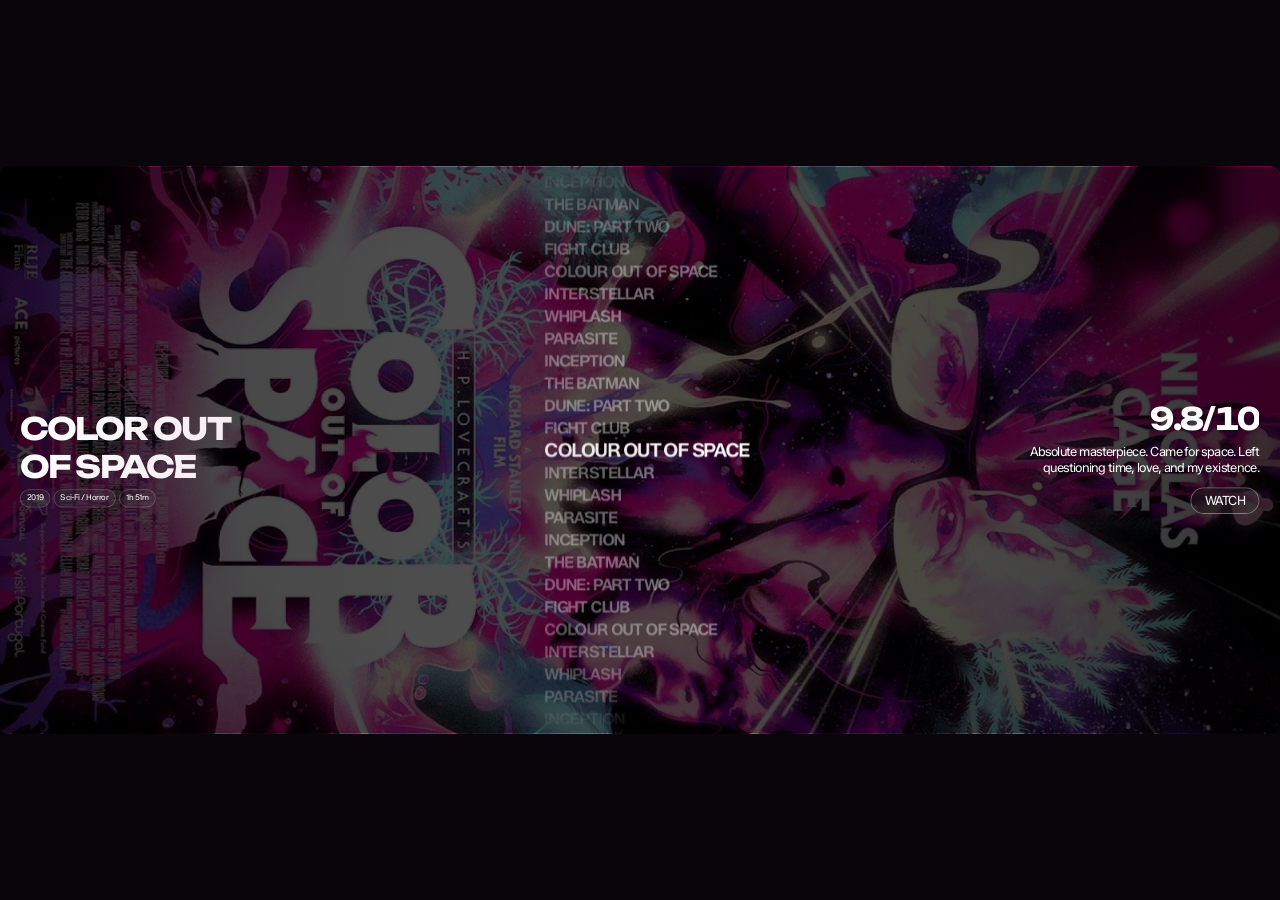
<file: modules/movies/index.html>
<!DOCTYPE html>
<html lang="en">
<head>
  <meta charset="UTF-8">
  <meta name="viewport" content="width=device-width, initial-scale=1">
  <title>Movie Scroll — Figma Design Recreation</title>
  <link rel="preconnect" href="https://fonts.googleapis.com">
  <link rel="preconnect" href="https://fonts.gstatic.com" crossorigin>
  <link href="https://fonts.googleapis.com/css2?family=Unbounded:wght@700&family=Zalando+Sans:wght@400;600&display=swap" rel="stylesheet">
  <style>
    :root { --ease: cubic-bezier(.22, 1, .36, 1); }
    * { box-sizing: border-box; }
    html, body { margin: 0; width: 100%; height: 100%; background: #09050b; overflow: hidden; }
    body { font-family: "Zalando Sans", Arial, sans-serif; color: #fff; }
    button { font: inherit; }
    .viewport { position: relative; width: 100vw; height: 100dvh; overflow: hidden; display: grid; place-items: center; }
    .artboard {
      width: 1602px;
      height: 710px;
      position: absolute;
      overflow: hidden;
      border-radius: 12px;
      background: #11070e;
      transform-origin: center center;
      outline: none;
      user-select: none;
      touch-action: none;
      isolation: isolate;
    }
    .poster-layer {
      position: absolute; inset: 0; z-index: -5; opacity: 0;
      overflow: hidden;
      transition: opacity 900ms ease;
      pointer-events: none;
    }
    .poster-layer.visible { opacity: 1; }
    .poster-layer img {
      position: absolute;
      width: 1068px;
      height: 1602px;
      object-fit: cover;
      left: 50%; top: 50%;
      transform: translate(-50%, -50%) rotate(90deg) scale(1.025);
      filter: saturate(1.02) contrast(1.04);
    }
    .poster-layer img.landscape {
      inset: 0;
      left: 0;
      top: 0;
      width: 100%;
      height: 100%;
      object-fit: cover;
      transform: none;
    }
    .darken {
      position: absolute; inset: 0; z-index: -4;
      background:
        linear-gradient(90deg, rgba(0,0,0,.22), rgba(0,0,0,.08) 33%, rgba(0,0,0,.1) 65%, rgba(0,0,0,.28)),
        rgba(0,0,0,.67);
      pointer-events: none;
    }
    .edge-shade {
      position: absolute; inset: 0; z-index: -3; pointer-events: none;
      background: radial-gradient(ellipse 74% 92% at 50% 50%, transparent 45%, rgba(0,0,0,.24) 100%);
    }
    .left-block {
      position: absolute;
      left: 25px;
      top: 305px;
      width: 330px;
      z-index: 4;
      transition: opacity 270ms ease, transform 470ms var(--ease);
    }
    .title {
      margin: 0;
      width: 310px;
      font-family: "Unbounded", sans-serif;
      font-weight: 700;
      font-size: 38.58px;
      line-height: 1.23;
      letter-spacing: -.06em;
      text-transform: uppercase;
      background: linear-gradient(120deg, #fff 0%, #f5edf2 75%, #c6aab7 100%);
      -webkit-background-clip: text; background-clip: text;
      -webkit-text-fill-color: transparent;
      text-wrap: balance;
    }
    .tag-row { display: flex; gap: 4px; margin-top: 4px; width: max-content; }
    .tag {
      display: inline-flex; align-items: center; justify-content: center;
      min-height: 23px;
      padding: 2px 8px;
      border-radius: 269px;
      border: 1px solid rgba(255,255,255,.20);
      color: #fff;
      background: linear-gradient(110deg, rgba(39,39,39,.34), rgba(255,255,255,.065));
      font-size: 10px;
      font-weight: 400;
      letter-spacing: -.06em;
      line-height: 1;
      white-space: nowrap;
    }
    .list-view {
      position: absolute;
      z-index: 5;
      left: 681px;
      top: 0;
      width: 265px;
      height: 710px;
      overflow: hidden;
      -webkit-mask-image: linear-gradient(to bottom, transparent, #000 7%, #000 93%, transparent);
      mask-image: linear-gradient(to bottom, transparent, #000 7%, #000 93%, transparent);
    }
    .movie-row {
      position: absolute;
      top: 50%;
      left: 0;
      width: 265px;
      height: 29px;
      display: flex;
      justify-content: flex-start;
      align-items: center;
      padding: 0 0 0 0;
      background: none;
      border: 0;
      cursor: pointer;
      color: #fff;
      /* Both selected and unselected titles use a genuine clipped gradient,
         matching the linear Figma fills instead of a flat white alpha. */
      background-image: linear-gradient(100deg, var(--gradient-start, rgba(255,255,255,.35)), var(--gradient-end, rgba(255,255,255,.51)));
      background-clip: text;
      -webkit-background-clip: text;
      -webkit-text-fill-color: transparent;
      font-family: "Zalando Sans", Arial, sans-serif;
      font-size: var(--size, 20px);
      line-height: 1;
      font-weight: 600;
      letter-spacing: -.06em;
      white-space: nowrap;
      text-align: left;
      opacity: var(--distance-fade, 1);
      transform: translateY(calc(-50% + var(--offset, 0) * 28px));
      transition:
        transform 520ms var(--ease),
        background-image 430ms ease,
        font-size 500ms var(--ease),
        opacity 470ms ease;
      will-change: transform;
      -webkit-font-smoothing: antialiased;
    }
    .movie-row.active {
      --gradient-start: rgba(244,235,242,.94);
      --gradient-end: rgba(255,255,255,1);
      --size: 24px;
      font-weight: 600;
    }
    .movie-row:not(.active):hover {
      --gradient-start: rgba(255,255,255,.68);
      --gradient-end: rgba(255,255,255,.82);
    }
    .movie-row:focus-visible { outline: 1px solid rgba(255,255,255,.8); outline-offset: -2px; }
    .right-block {
      z-index: 4;
      position: absolute;
      right: 26px;
      top: 292px;
      width: 344px;
      text-align: right;
      transition: opacity 270ms ease, transform 470ms var(--ease);
    }
    .rating {
      font-family: "Unbounded", sans-serif;
      font-weight: 700;
      font-size: 38.58px;
      letter-spacing: -.06em;
      line-height: 1.25;
      height: 48px;
      margin-bottom: 8px;
      color: #fff;
      background: linear-gradient(112deg, #d1bdcb, #fff 52%, #fff);
      background-clip: text;
      -webkit-background-clip: text;
      -webkit-text-fill-color: transparent;
      white-space: nowrap;
      font-variant-numeric: tabular-nums;
    }
    .description {
      font-family: "Zalando Sans", Arial, sans-serif;
      font-size: 16px;
      font-weight: 400;
      line-height: 20px;
      letter-spacing: -.06em;
      margin: 0;
      min-height: 40px;
      color: #fff;
    }
    .watch-row { display: flex; justify-content: flex-end; margin-top: 14px; }
    .watch {
      display: inline-flex;
      align-items: center;
      justify-content: center;
      width: 86px;
      height: 33px;
      border-radius: 66px;
      padding: 6px 16px;
      color: #fff;
      font-family: "Zalando Sans", Arial, sans-serif;
      font-size: 16px;
      font-weight: 400;
      letter-spacing: -.06em;
      text-decoration: none;
      background: linear-gradient(118deg, rgba(22,22,22,.6), rgba(85,85,85,.20));
      border: 1px solid rgba(255,255,255,.38);
      cursor: pointer;
      transition: background 250ms ease, border-color 250ms ease;
    }
    .watch:hover { background: linear-gradient(118deg, rgba(45,45,45,.78), rgba(100,100,100,.34)); border-color: rgba(255,255,255,.7); }
    .watch:focus-visible { outline: 2px solid #fff; outline-offset: 3px; }
    .is-exiting { opacity: 0; transform: translateY(-10px); }
    .is-entering { animation: enter 560ms var(--ease) both; }
    @keyframes enter {
      from { opacity: 0; transform: translateY(13px); }
      to { opacity: 1; transform: translateY(0); }
    }
    @media (prefers-reduced-motion: reduce) {
      *, *::before, *::after { transition-duration: .01ms !important; animation-duration: .01ms !important; }
    }
  </style>
</head>
<body>
  <div class="viewport" id="viewport">
    <main class="artboard" id="artboard" tabindex="0" aria-label="Interactive movie selection. Scroll or swipe to change movie.">
      <div class="poster-layer visible" id="posterA" aria-hidden="true"><img alt="" src="movie-assets/color-out-of-space.jpg"></div>
      <div class="poster-layer" id="posterB" aria-hidden="true"><img alt=""></div>
      <div class="darken" aria-hidden="true"></div>
      <div class="edge-shade" aria-hidden="true"></div>
      <section class="left-block" id="leftBlock" aria-label="Selected film">
        <h1 class="title" id="movieTitle">COLOR OUT<br>OF SPACE</h1>
        <div class="tag-row" id="tagRow">
          <span class="tag">2019</span><span class="tag">Sci-Fi / Horror</span><span class="tag">1h 51m</span>
        </div>
      </section>
      <nav class="list-view" id="listView" aria-label="Choose movie"></nav>
      <aside class="right-block" id="rightBlock" aria-label="My rating and description">
        <div class="rating" id="movieRating">9.8/10</div>
        <p class="description" id="movieDescription">Absolute masterpiece. Came for space. Left<br>questioning time, love, and my existence.</p>
        <div class="watch-row"><a class="watch" id="watchLink" href="#" target="_blank" rel="noopener noreferrer">WATCH</a></div>
      </aside>
    </main>
  </div>
  <script>
    // Demo content only. Replace this array with your own favourites later.
    const MOVIES = [
      { menu:'COLOUR OUT OF SPACE', title:'COLOR OUT\nOF SPACE', year:'2019', genre:'Sci-Fi / Horror', runtime:'1h 51m', rating:9.8, review:'Absolute masterpiece. Came for space. Left questioning time, love, and my existence.', poster:'movie-assets/color-out-of-space.jpg', landscape:false, search:'Color Out of Space 2019 trailer' },
      { menu:'INTERSTELLAR', title:'INTERSTELLAR', year:'2014', genre:'Sci-Fi / Drama', runtime:'2h 49m', rating:9.7, review:'A reminder that space is enormous, time is unfair, and I am definitely going to cry again.', poster:'movie-assets/interstellar.jpg', landscape:true, search:'Interstellar 2014 trailer' },
      { menu:'WHIPLASH', title:'WHIPLASH', year:'2014', genre:'Drama / Music', runtime:'1h 47m', rating:9.6, review:'I have never been this stressed by jazz. That final scene is everything.', poster:'movie-assets/whiplash.jpg', landscape:true, search:'Whiplash 2014 trailer' },
      { menu:'PARASITE', title:'PARASITE', year:'2019', genre:'Thriller / Drama', runtime:'2h 12m', rating:9.7, review:'Every frame matters. Every staircase has something to say.', poster:'movie-assets/parasite.jpg', landscape:true, search:'Parasite 2019 trailer' },
      { menu:'INCEPTION', title:'INCEPTION', year:'2010', genre:'Sci-Fi / Thriller', runtime:'2h 28m', rating:9.5, review:'Still thinking about that spinning top. I think I understood it. Probably.', poster:'movie-assets/inception.jpg', landscape:true, search:'Inception 2010 trailer' },
      { menu:'THE BATMAN', title:'THE BATMAN', year:'2022', genre:'Crime / Thriller', runtime:'2h 56m', rating:9.2, review:'Rain, shadows, detective work, and the moodiest Gotham I have ever seen.', poster:'movie-assets/the-batman.jpg', landscape:true, search:'The Batman 2022 trailer' },
      { menu:'DUNE: PART TWO', title:'DUNE:\nPART TWO', year:'2024', genre:'Sci-Fi / Epic', runtime:'2h 46m', rating:9.4, review:'The visuals, the sound, the sheer scale. This belongs on the biggest screen.', poster:'movie-assets/dune-part-two.jpg', landscape:true, search:'Dune Part Two 2024 trailer' },
      { menu:'FIGHT CLUB', title:'FIGHT CLUB', year:'1999', genre:'Drama / Thriller', runtime:'2h 19m', rating:9.3, review:'The first rule? Watch it without spoilers. The second rule? Watch it again.', poster:'movie-assets/fight-club.jpg', landscape:true, search:'Fight Club 1999 trailer' }
    ];
    const $ = id => document.getElementById(id);
    const board = $('artboard');
    const layers = [$('posterA'), $('posterB')];
    const listView = $('listView');
    const ROW_STEP = 28;
    const VISIBLE_RADIUS = 15;
    const ROW_COUNT = VISIBLE_RADIUS * 2 + 1;
    const MOD = n => (n % MOVIES.length + MOVIES.length) % MOVIES.length;
    let selected = 0;
    let imageLayer = 0;
    let moving = false;
    let wheelAccumulator = 0;
    let wheelGestureLocked = false;
    let wheelReleaseTimer = null;
    let lastWheelSelection = -Infinity;
    let touchStartY = null;
    let pointerStartY = null;
    let suppressClickUntil = 0;
    let currentDisplayRating = MOVIES[0].rating;
    let ratingRaf = null;
    let copyTimer = null;
    let posterRequest = 0;
    const rows = [];

    function scaleToViewport() {
      const s = Math.min(innerWidth / 1602, innerHeight / 710);
      board.style.transform = 'scale(' + s + ')';
    }
    addEventListener('resize', scaleToViewport, {passive:true});
    scaleToViewport();

    function getFilm(offset) { return MOVIES[MOD(selected + offset)]; }
    function displayRow(row, offset, instantaneous=false) {
      if (instantaneous) row.style.transition = 'none';
      row.dataset.offset = String(offset);
      row.style.setProperty('--offset', offset);
      row.classList.toggle('active', offset === 0);
      row.style.setProperty('--distance-fade', String(Math.max(.12, 1 - Math.max(0, Math.abs(offset) - 7) * .09)));
      row.style.setProperty('--alpha', offset === 0 ? '1' : '.46');
      row.style.setProperty('--size', offset === 0 ? '24px' : '20px');
      row.setAttribute('aria-current', offset === 0 ? 'true' : 'false');
      row.textContent = getFilm(offset).menu;
      if (instantaneous) requestAnimationFrame(() => { row.style.transition = ''; });
    }
    for (let offset=-VISIBLE_RADIUS; offset<=VISIBLE_RADIUS; offset++) {
      const row = document.createElement('button');
      row.type = 'button';
      row.className = 'movie-row';
      row.addEventListener('click', () => {
        if(performance.now() < suppressClickUntil) return;
        const distance = Number(row.dataset.offset || 0);
        if (distance !== 0) navigate(distance);
      });
      listView.appendChild(row);
      rows.push(row);
      displayRow(row, offset, true);
    }

    function updatePoster(film) {
      const request = ++posterRequest;
      const next = imageLayer === 0 ? 1 : 0;
      const img = layers[next].querySelector('img');
      const upcoming = new Image();
      upcoming.decoding = 'async';
      const showReadyPoster = () => {
        if (request !== posterRequest || imageLayer === next) return;
        img.src = film.poster;
        img.classList.toggle('landscape', Boolean(film.landscape));
        layers[next].classList.add('visible');
        layers[imageLayer].classList.remove('visible');
        imageLayer = next;
      };
      upcoming.onload = showReadyPoster;
      upcoming.onerror = () => {
        // Keep the previous artwork visible if this poster is unavailable.
        if (request === posterRequest) console.warn('Movie poster unavailable:', film.menu);
      };
      upcoming.src = film.poster;
      if (upcoming.complete && upcoming.naturalWidth) showReadyPoster();
    }
    function animateNumber(target) {
      if (ratingRaf) cancelAnimationFrame(ratingRaf);
      const from = currentDisplayRating;
      const start = performance.now();
      const duration = 650;
      const tick = now => {
        const p = Math.min(1, (now-start)/duration);
        const eased = 1-Math.pow(1-p,3);
        currentDisplayRating = from + (target-from)*eased;
        $('movieRating').textContent = currentDisplayRating.toFixed(1)+'/10';
        if (p < 1) ratingRaf = requestAnimationFrame(tick);
      };
      ratingRaf = requestAnimationFrame(tick);
    }
    function updateCopy(film) {
      const blocks = [$('leftBlock'), $('rightBlock')];
      for (const b of blocks) { b.classList.remove('is-entering'); b.classList.add('is-exiting'); }
      if (copyTimer) clearTimeout(copyTimer);
      copyTimer = setTimeout(() => {
        $('movieTitle').innerHTML = film.title.split('\n').map(x => x.replaceAll('&','&amp;').replaceAll('<','&lt;')).join('<br>');
        $('tagRow').innerHTML = [film.year, film.genre, film.runtime].map(x => '<span class="tag">'+x+'</span>').join('');
        $('movieDescription').textContent = film.review;
        $('watchLink').href = 'https://www.youtube.com/results?search_query=' + encodeURIComponent(film.search);
        for (const b of blocks) {
          b.classList.remove('is-exiting');
          void b.offsetWidth;
          b.classList.add('is-entering');
        }
      }, 190);
      animateNumber(film.rating);
    }

    function navigate(delta) {
      // No backlog: one gesture = one deliberate transition. The old queue
      // kept animating after the user stopped scrolling.
      if (moving || !delta) return;
      moving = true;
      const direction = Math.max(-VISIBLE_RADIUS, Math.min(VISIBLE_RADIUS, delta));
      selected = MOD(selected + direction);
      const film = MOVIES[selected];
      for (const row of rows) {
        const newOffset = Number(row.dataset.offset) - direction;
        row.dataset.offset = String(newOffset);
        row.style.setProperty('--offset', newOffset);
        row.classList.toggle('active', newOffset === 0);
        row.style.setProperty('--distance-fade', String(Math.max(.12,1-Math.max(0, Math.abs(newOffset)-7)*.09)));
        row.style.setProperty('--alpha', newOffset === 0 ? '1' : '.46');
        row.style.setProperty('--size', newOffset === 0 ? '24px' : '20px');
        row.setAttribute('aria-current', newOffset === 0 ? 'true' : 'false');
      }
      updatePoster(film);
      updateCopy(film);
      setTimeout(() => {
        for (const row of rows) {
          const offset = Number(row.dataset.offset);
          if (offset < -VISIBLE_RADIUS) displayRow(row, offset+ROW_COUNT, true);
          if (offset > VISIBLE_RADIUS) displayRow(row, offset-ROW_COUNT, true);
        }
        moving = false;
      }, 540);
    }

    board.addEventListener('wheel', e => {
      if (e.ctrlKey || Math.abs(e.deltaY) <= Math.abs(e.deltaX)) return;
      e.preventDefault();
      const normalized = e.deltaY * (e.deltaMode === 1 ? 16 : e.deltaMode === 2 ? board.clientHeight : 1);
      // Ignore tiny inertial tail events; allow fresh gestures and deliberate
      // sustained scrolling. No delayed/queued selection after input stops.
      clearTimeout(wheelReleaseTimer);
      wheelReleaseTimer = setTimeout(() => { wheelAccumulator = 0; wheelGestureLocked = false; }, 160);
      if (Math.abs(normalized) < 2) return;
      if (moving) { wheelAccumulator = 0; return; }
      if (wheelAccumulator && Math.sign(wheelAccumulator) !== Math.sign(normalized)) wheelAccumulator = 0;
      wheelAccumulator += normalized;
      const now = performance.now();
      if (Math.abs(wheelAccumulator) >= 24 && now-lastWheelSelection >= 540) {
        const direction = Math.sign(wheelAccumulator);
        wheelAccumulator = 0;
        lastWheelSelection = now;
        navigate(direction);
      }
    }, {passive:false});
    board.addEventListener('keydown', e => {
      if (e.key==='ArrowDown' || e.key==='ArrowRight') { e.preventDefault(); navigate(1); }
      else if(e.key==='ArrowUp' || e.key==='ArrowLeft') { e.preventDefault(); navigate(-1); }
    });
    board.addEventListener('touchstart', e => { touchStartY=e.touches[0].clientY; },{passive:true});
    board.addEventListener('touchend', e => {
      if(touchStartY===null) return;
      const delta=touchStartY-e.changedTouches[0].clientY;
      if(Math.abs(delta)>25) navigate(Math.sign(delta));
      touchStartY=null;
    },{passive:true});
    listView.addEventListener('pointerdown', e => { if(e.pointerType!=='touch') pointerStartY=e.clientY; });
    listView.addEventListener('pointerup', e => {
      if(pointerStartY===null) return;
      const delta=pointerStartY-e.clientY;
      if(Math.abs(delta)>25) { suppressClickUntil=performance.now()+300; navigate(Math.sign(delta)); }
      pointerStartY=null;
    });
    $('watchLink').href = 'https://www.youtube.com/results?search_query=' + encodeURIComponent(MOVIES[0].search);
    for (const movie of MOVIES) { const img = new Image(); img.src=movie.poster; }
  </script>
</body>
</html>
</file>
<file: modules/gallery/styles.css>
:root { font-family: Inter, system-ui, sans-serif; }
* { box-sizing: border-box; }
html, body {
  width: 100%; height: 100%; margin: 0; overflow: hidden;
  background: transparent;
}
.infinite-gallery {
  position: relative; width: 100%; height: 100%; overflow: hidden;
  background: #100711 url("./assets/background.png") center / cover no-repeat;
  border: 0; border-radius: 0; touch-action: none;
  overscroll-behavior: contain; user-select: none; -webkit-user-select: none;
  cursor: grab; outline-offset: -3px;
}
.infinite-gallery.is-dragging { cursor: grabbing; }
.infinite-gallery:focus-visible { outline: 2px solid rgba(255,255,255,.5); }
.gallery-world {
  position: absolute; top: 0; left: 0; width: 0; height: 0;
  transform-origin: 0 0; will-change: transform;
}
.gallery-card {
  position: absolute; display: block; overflow: visible;
  background: transparent; border: 0; border-radius: 12px;
  transform: scale(1); transform-origin: center;
  transition: transform 540ms cubic-bezier(.18,.75,.2,1);
  backface-visibility: hidden; z-index: 1; contain: layout paint style;
}
.gallery-card img {
  display: block; width: 100%; height: 100%; object-fit: contain;
  object-position: center; border-radius: 12px;
  pointer-events: none; user-select: none; -webkit-user-drag: none;
}
.infinite-gallery:not(.is-dragging) .gallery-card:hover {
  transform: scale(1.12); z-index: 10;
}
@media (prefers-reduced-motion: reduce) {
  .gallery-card { transition: none; }
}
</file>
